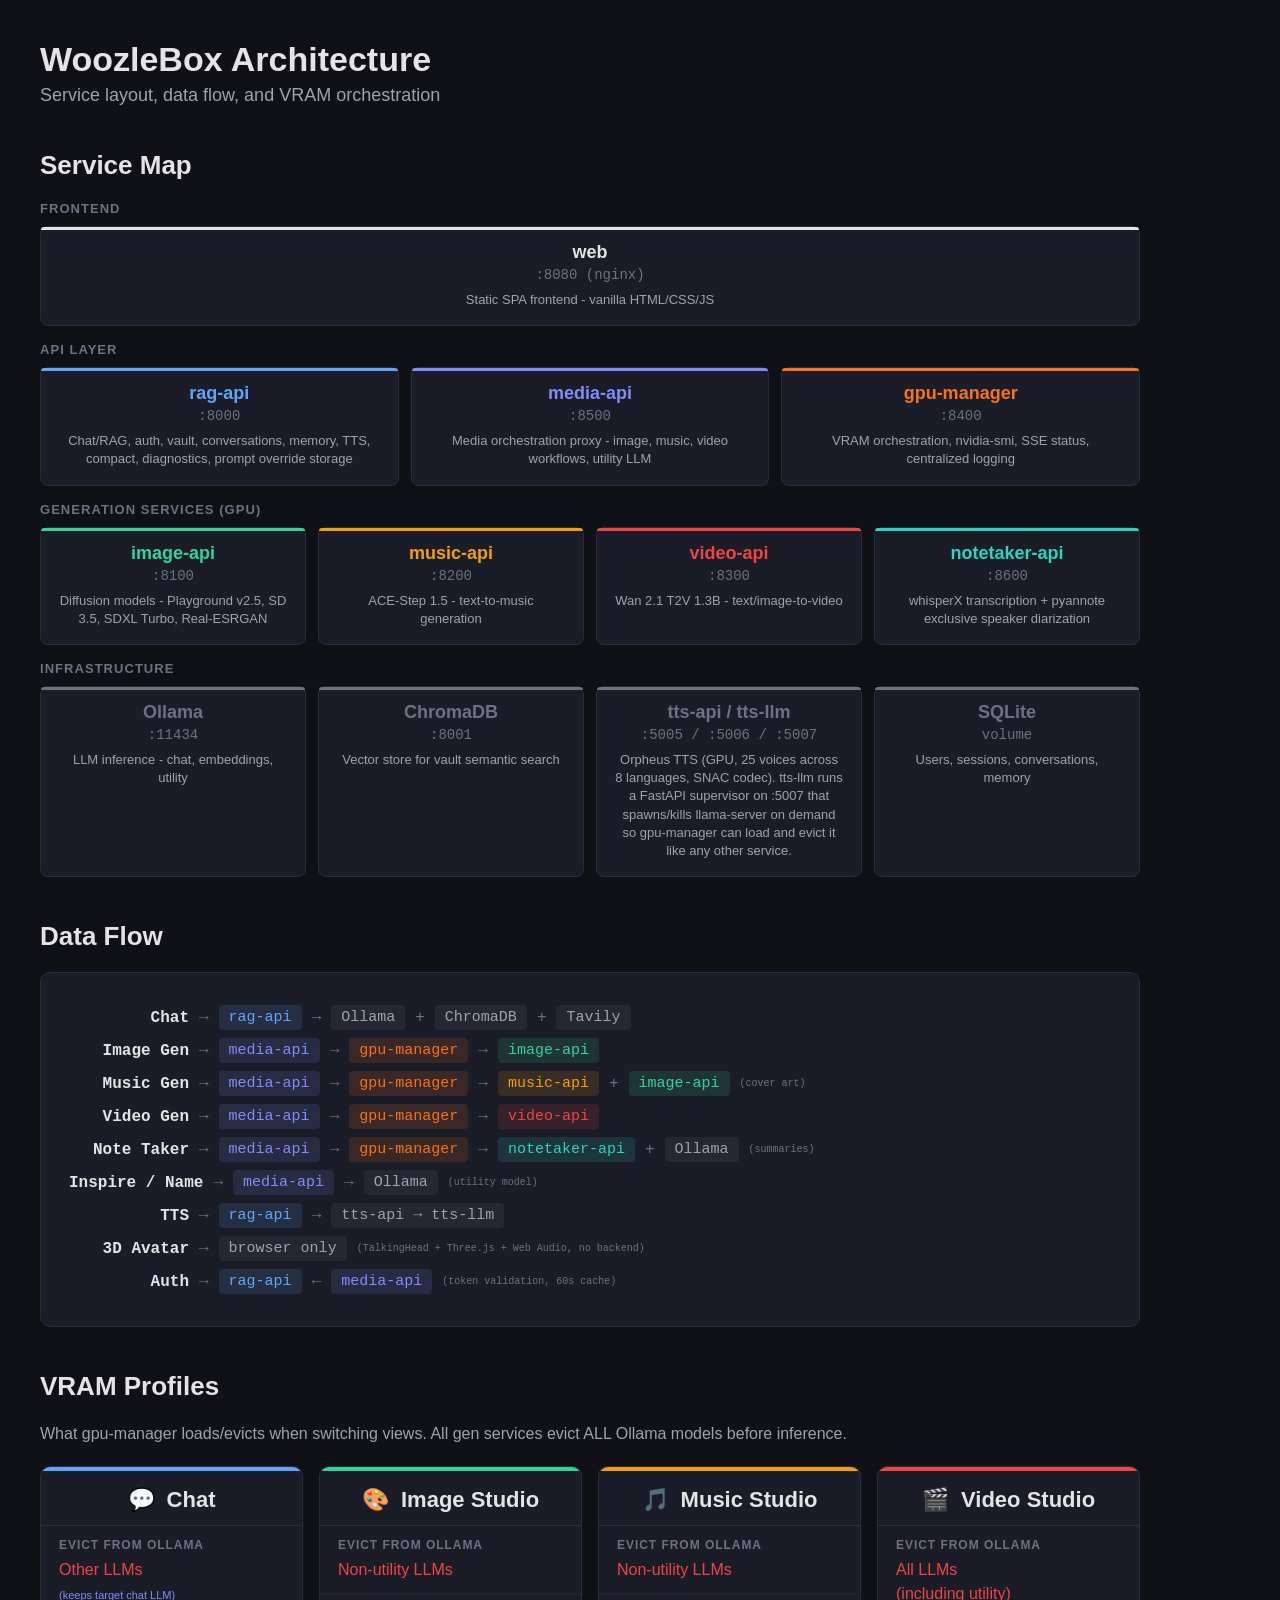
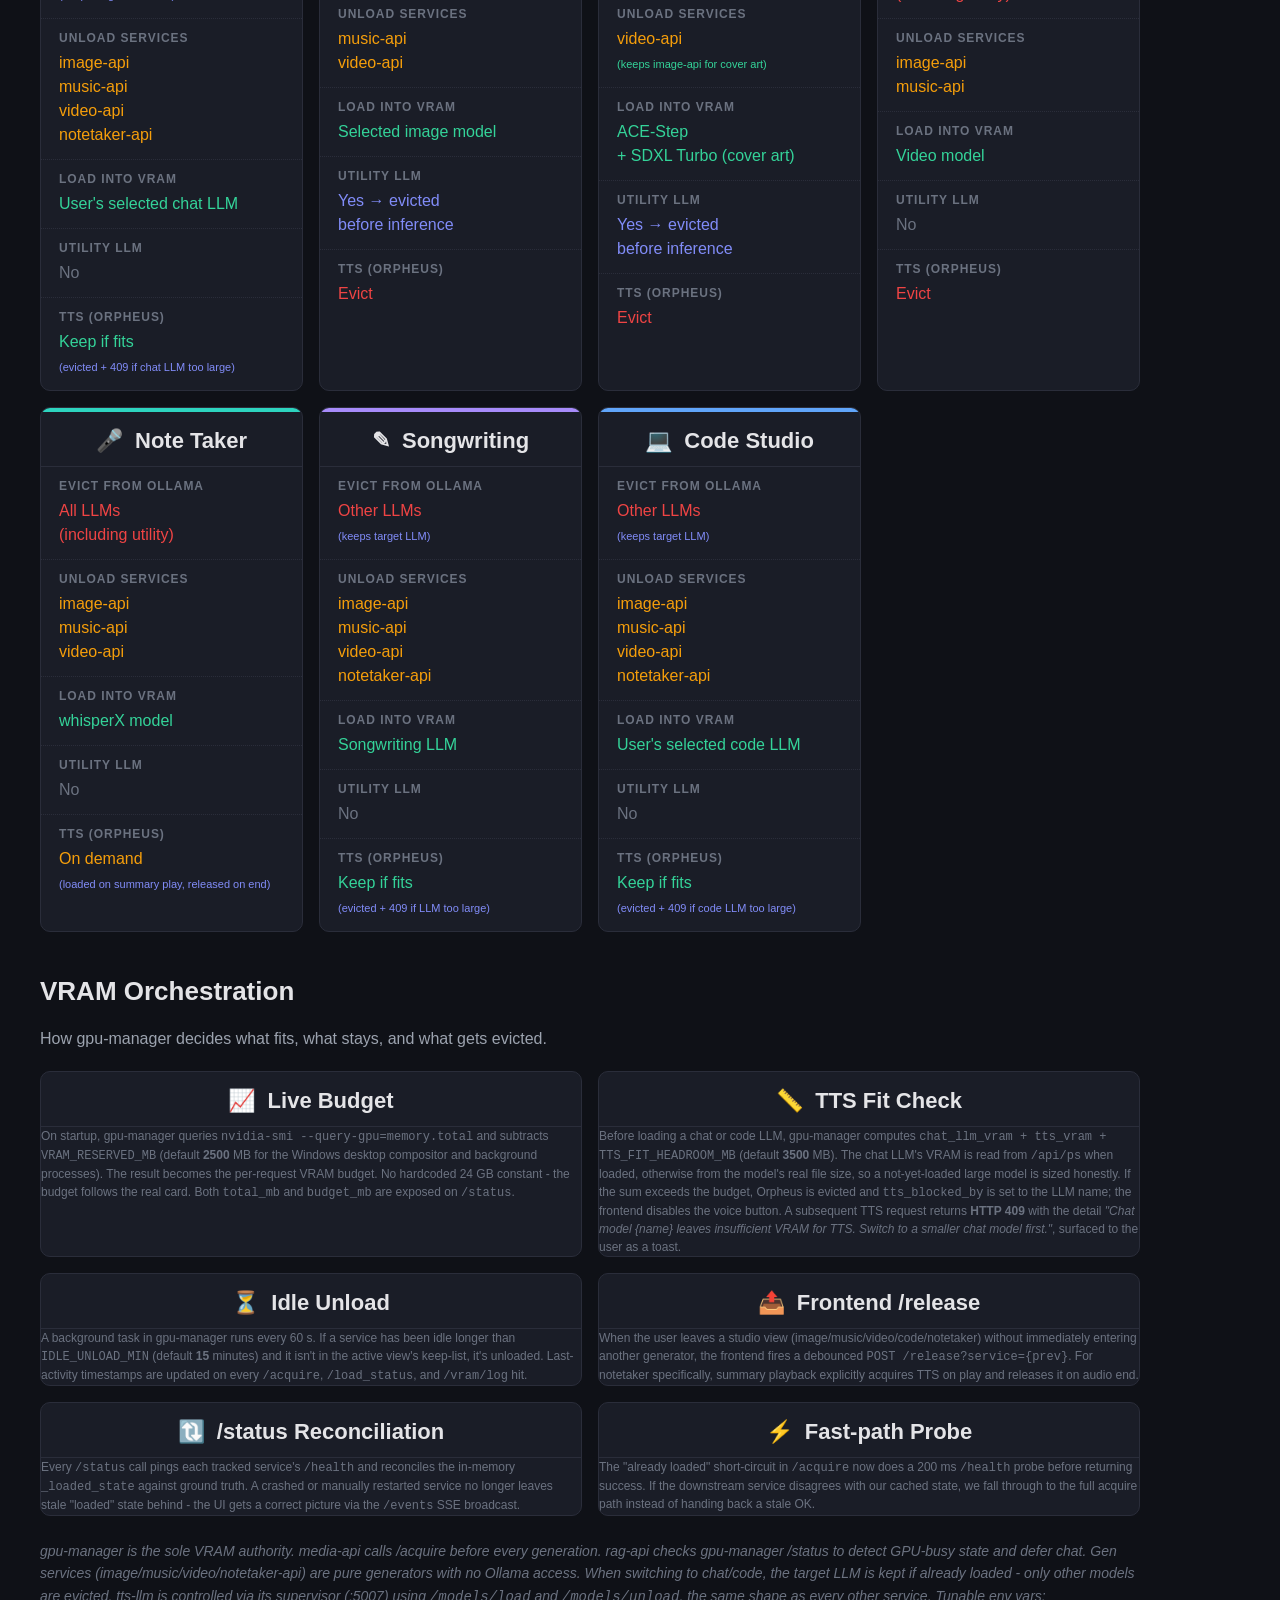
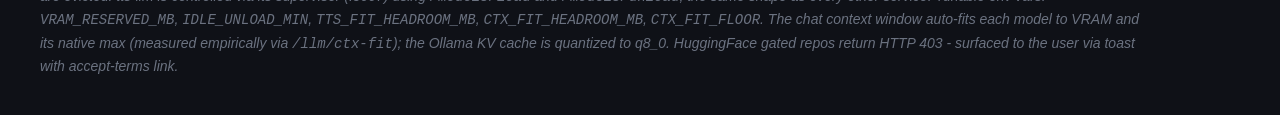
<file: docs/woozbox-architecture.html>
<!DOCTYPE html>
<html lang="en">
<head>
<meta charset="UTF-8">
<meta name="viewport" content="width=device-width, initial-scale=1.0">
<title>WoozleBox Architecture</title>
<style>
  * { margin: 0; padding: 0; box-sizing: border-box; }
  body { background: #0F1117; color: #E4E4E7; font-family: 'Segoe UI', Calibri, sans-serif; padding: 40px; min-height: 100vh; }
  h1 { font-size: 34px; font-weight: 700; margin-bottom: 6px; }
  h2 { font-size: 26px; font-weight: 700; margin: 44px 0 20px; color: #E4E4E7; }
  .subtitle { font-size: 18px; color: #9CA3AF; margin-bottom: 32px; }
  .section-desc { font-size: 16px; color: #9CA3AF; margin-bottom: 20px; line-height: 1.5; }

  /* Service Architecture */
  .arch-grid { display: grid; grid-template-columns: repeat(4, 1fr); gap: 12px; max-width: 1100px; margin-bottom: 14px; }
  .arch-card { background: #1A1D27; border: 1px solid #2A2D3A; border-radius: 8px; padding: 16px 18px; text-align: center; }
  .arch-card .name { font-size: 18px; font-weight: 700; margin-bottom: 4px; }
  .arch-card .port { font-size: 14px; font-family: monospace; color: #6B7280; }
  .arch-card .desc { font-size: 13px; color: #9CA3AF; margin-top: 8px; line-height: 1.4; }
  .arch-accent { height: 3px; border-radius: 3px 3px 0 0; margin: -16px -18px 12px; }
  .arch-row-label { font-size: 13px; font-weight: 700; text-transform: uppercase; letter-spacing: 0.08em; color: #6B7280; margin: 16px 0 10px; }

  /* VRAM Profiles */
  .grid { display: grid; grid-template-columns: repeat(4, 1fr); gap: 16px; max-width: 1100px; }
  .card { background: #1A1D27; border: 1px solid #2A2D3A; border-radius: 10px; overflow: hidden; }
  .card-accent { height: 4px; }
  .card-header { padding: 16px 18px 12px; text-align: center; font-size: 22px; font-weight: 700; border-bottom: 1px solid #2A2D3A; }
  .card-header span { margin-right: 6px; }
  .row { padding: 12px 18px; border-bottom: 1px dotted #2A2D3A; }
  .row:last-child { border-bottom: none; }
  .row-label { font-size: 12px; font-weight: 700; text-transform: uppercase; letter-spacing: 0.08em; color: #6B7280; margin-bottom: 6px; }
  .row-value { font-size: 16px; line-height: 1.5; }

  /* Data Flow */
  .flow { max-width: 1100px; background: #1A1D27; border: 1px solid #2A2D3A; border-radius: 10px; padding: 24px 28px; margin-bottom: 14px; }
  .flow-row { display: flex; align-items: center; gap: 10px; margin: 8px 0; font-size: 16px; font-family: monospace; }
  .flow-label { min-width: 120px; font-weight: 700; text-align: right; }
  .flow-arrow { color: #6B7280; }
  .flow-svc { padding: 4px 10px; border-radius: 4px; font-size: 15px; }

  /* Colors */
  .c-red { color: #EF4444; }
  .c-amber { color: #F59E0B; }
  .c-green { color: #34D399; }
  .c-blue { color: #60A5FA; }
  .c-purple { color: #818CF8; }
  .c-teal { color: #2DD4BF; }
  .c-dim { color: #6B7280; }
  .c-text { color: #E4E4E7; }
  .accent-chat { background: #60A5FA; }
  .accent-image { background: #34D399; }
  .accent-music { background: #F59E0B; }
  .accent-video { background: #EF4444; }
  .accent-media { background: #818CF8; }
  .accent-gpu { background: #F97316; }
  .accent-notetaker { background: #2DD4BF; }
  .accent-songwriting { background: #A78BFA; }
  .accent-infra { background: #6B7280; }
  .bg-blue { background: #60A5FA22; color: #60A5FA; }
  .bg-purple { background: #818CF822; color: #818CF8; }
  .bg-green { background: #34D39922; color: #34D399; }
  .bg-amber { background: #F59E0B22; color: #F59E0B; }
  .bg-red { background: #EF444422; color: #EF4444; }
  .bg-orange { background: #F9731622; color: #F97316; }
  .bg-teal { background: #2DD4BF22; color: #2DD4BF; }
  .bg-dim { background: #6B728022; color: #9CA3AF; }

  .footnote { margin-top: 24px; font-size: 14px; color: #6B7280; font-style: italic; max-width: 1100px; line-height: 1.6; }
</style>
</head>
<body>

<!-- ═══════════════════════════════════════════════════════════ -->
<h1>WoozleBox Architecture</h1>
<p class="subtitle">Service layout, data flow, and VRAM orchestration</p>

<!-- ═══════════════════════════════════════════════════════════ -->
<h2>Service Map</h2>

<div class="arch-row-label">Frontend</div>
<div class="arch-grid" style="grid-template-columns: 1fr;">
  <div class="arch-card">
    <div class="arch-accent" style="background: #E4E4E7;"></div>
    <div class="name">web</div>
    <div class="port">:8080 (nginx)</div>
    <div class="desc">Static SPA frontend - vanilla HTML/CSS/JS</div>
  </div>
</div>

<div class="arch-row-label">API Layer</div>
<div class="arch-grid" style="grid-template-columns: 1fr 1fr 1fr;">
  <div class="arch-card">
    <div class="arch-accent accent-chat"></div>
    <div class="name c-blue">rag-api</div>
    <div class="port">:8000</div>
    <div class="desc">Chat/RAG, auth, vault, conversations, memory, TTS, compact, diagnostics, prompt override storage</div>
  </div>
  <div class="arch-card">
    <div class="arch-accent accent-media"></div>
    <div class="name c-purple">media-api</div>
    <div class="port">:8500</div>
    <div class="desc">Media orchestration proxy - image, music, video workflows, utility LLM</div>
  </div>
  <div class="arch-card">
    <div class="arch-accent accent-gpu"></div>
    <div class="name" style="color:#F97316;">gpu-manager</div>
    <div class="port">:8400</div>
    <div class="desc">VRAM orchestration, nvidia-smi, SSE status, centralized logging</div>
  </div>
</div>

<div class="arch-row-label">Generation Services (GPU)</div>
<div class="arch-grid">
  <div class="arch-card">
    <div class="arch-accent accent-image"></div>
    <div class="name c-green">image-api</div>
    <div class="port">:8100</div>
    <div class="desc">Diffusion models - Playground v2.5, SD 3.5, SDXL Turbo, Real-ESRGAN</div>
  </div>
  <div class="arch-card">
    <div class="arch-accent accent-music"></div>
    <div class="name c-amber">music-api</div>
    <div class="port">:8200</div>
    <div class="desc">ACE-Step 1.5 - text-to-music generation</div>
  </div>
  <div class="arch-card">
    <div class="arch-accent accent-video"></div>
    <div class="name c-red">video-api</div>
    <div class="port">:8300</div>
    <div class="desc">Wan 2.1 T2V 1.3B - text/image-to-video</div>
  </div>
  <div class="arch-card">
    <div class="arch-accent accent-notetaker"></div>
    <div class="name c-teal">notetaker-api</div>
    <div class="port">:8600</div>
    <div class="desc">whisperX transcription + pyannote exclusive speaker diarization</div>
  </div>
</div>

<div class="arch-row-label">Infrastructure</div>
<div class="arch-grid">
  <div class="arch-card">
    <div class="arch-accent accent-infra"></div>
    <div class="name c-dim">Ollama</div>
    <div class="port">:11434</div>
    <div class="desc">LLM inference - chat, embeddings, utility</div>
  </div>
  <div class="arch-card">
    <div class="arch-accent accent-infra"></div>
    <div class="name c-dim">ChromaDB</div>
    <div class="port">:8001</div>
    <div class="desc">Vector store for vault semantic search</div>
  </div>
  <div class="arch-card">
    <div class="arch-accent accent-infra"></div>
    <div class="name c-dim">tts-api / tts-llm</div>
    <div class="port">:5005 / :5006 / :5007</div>
    <div class="desc">Orpheus TTS (GPU, 25 voices across 8 languages, SNAC codec). tts-llm runs a FastAPI supervisor on :5007 that spawns/kills llama-server on demand so gpu-manager can load and evict it like any other service.</div>
  </div>
  <div class="arch-card">
    <div class="arch-accent accent-infra"></div>
    <div class="name c-dim">SQLite</div>
    <div class="port">volume</div>
    <div class="desc">Users, sessions, conversations, memory</div>
  </div>
</div>

<!-- ═══════════════════════════════════════════════════════════ -->
<h2>Data Flow</h2>

<div class="flow">
  <div class="flow-row">
    <div class="flow-label c-text">Chat</div>
    <div class="flow-arrow">&rarr;</div>
    <div class="flow-svc bg-blue">rag-api</div>
    <div class="flow-arrow">&rarr;</div>
    <div class="flow-svc bg-dim">Ollama</div>
    <div class="flow-arrow">+</div>
    <div class="flow-svc bg-dim">ChromaDB</div>
    <div class="flow-arrow">+</div>
    <div class="flow-svc bg-dim">Tavily</div>
  </div>
  <div class="flow-row">
    <div class="flow-label c-text">Image Gen</div>
    <div class="flow-arrow">&rarr;</div>
    <div class="flow-svc bg-purple">media-api</div>
    <div class="flow-arrow">&rarr;</div>
    <div class="flow-svc bg-orange">gpu-manager</div>
    <div class="flow-arrow">&rarr;</div>
    <div class="flow-svc bg-green">image-api</div>
  </div>
  <div class="flow-row">
    <div class="flow-label c-text">Music Gen</div>
    <div class="flow-arrow">&rarr;</div>
    <div class="flow-svc bg-purple">media-api</div>
    <div class="flow-arrow">&rarr;</div>
    <div class="flow-svc bg-orange">gpu-manager</div>
    <div class="flow-arrow">&rarr;</div>
    <div class="flow-svc bg-amber">music-api</div>
    <div class="flow-arrow">+</div>
    <div class="flow-svc bg-green">image-api</div>
    <div class="c-dim" style="font-size:10px;">(cover art)</div>
  </div>
  <div class="flow-row">
    <div class="flow-label c-text">Video Gen</div>
    <div class="flow-arrow">&rarr;</div>
    <div class="flow-svc bg-purple">media-api</div>
    <div class="flow-arrow">&rarr;</div>
    <div class="flow-svc bg-orange">gpu-manager</div>
    <div class="flow-arrow">&rarr;</div>
    <div class="flow-svc bg-red">video-api</div>
  </div>
  <div class="flow-row">
    <div class="flow-label c-text">Note Taker</div>
    <div class="flow-arrow">&rarr;</div>
    <div class="flow-svc bg-purple">media-api</div>
    <div class="flow-arrow">&rarr;</div>
    <div class="flow-svc bg-orange">gpu-manager</div>
    <div class="flow-arrow">&rarr;</div>
    <div class="flow-svc bg-teal">notetaker-api</div>
    <div class="flow-arrow">+</div>
    <div class="flow-svc bg-dim">Ollama</div>
    <div class="c-dim" style="font-size:10px;">(summaries)</div>
  </div>
  <div class="flow-row">
    <div class="flow-label c-text">Inspire / Name</div>
    <div class="flow-arrow">&rarr;</div>
    <div class="flow-svc bg-purple">media-api</div>
    <div class="flow-arrow">&rarr;</div>
    <div class="flow-svc bg-dim">Ollama</div>
    <div class="c-dim" style="font-size:10px;">(utility model)</div>
  </div>
  <div class="flow-row">
    <div class="flow-label c-text">TTS</div>
    <div class="flow-arrow">&rarr;</div>
    <div class="flow-svc bg-blue">rag-api</div>
    <div class="flow-arrow">&rarr;</div>
    <div class="flow-svc bg-dim">tts-api &rarr; tts-llm</div>
  </div>
  <div class="flow-row">
    <div class="flow-label c-text">3D Avatar</div>
    <div class="flow-arrow">&rarr;</div>
    <div class="flow-svc bg-dim">browser only</div>
    <div class="c-dim" style="font-size:10px;">(TalkingHead + Three.js + Web Audio, no backend)</div>
  </div>
  <div class="flow-row">
    <div class="flow-label c-text">Auth</div>
    <div class="flow-arrow">&rarr;</div>
    <div class="flow-svc bg-blue">rag-api</div>
    <div class="flow-arrow">&larr;</div>
    <div class="flow-svc bg-purple">media-api</div>
    <div class="c-dim" style="font-size:10px;">(token validation, 60s cache)</div>
  </div>
</div>

<!-- ═══════════════════════════════════════════════════════════ -->
<h2>VRAM Profiles</h2>
<p class="section-desc">What gpu-manager loads/evicts when switching views. All gen services evict ALL Ollama models before inference.</p>

<div class="grid" style="grid-template-columns: repeat(4, 1fr);">

  <div class="card">
    <div class="card-accent accent-chat"></div>
    <div class="card-header"><span>&#128172;</span> Chat</div>
    <div class="row">
      <div class="row-label">Evict from Ollama</div>
      <div class="row-value c-red">Other LLMs<br><span style="color:#818CF8;font-size:11px;">(keeps target chat LLM)</span></div>
    </div>
    <div class="row">
      <div class="row-label">Unload Services</div>
      <div class="row-value c-amber">image-api<br>music-api<br>video-api<br>notetaker-api</div>
    </div>
    <div class="row">
      <div class="row-label">Load into VRAM</div>
      <div class="row-value c-green">User's selected chat LLM</div>
    </div>
    <div class="row">
      <div class="row-label">Utility LLM</div>
      <div class="row-value c-dim">No</div>
    </div>
    <div class="row">
      <div class="row-label">TTS (Orpheus)</div>
      <div class="row-value c-green">Keep if fits<br><span style="color:#818CF8;font-size:11px;">(evicted + 409 if chat LLM too large)</span></div>
    </div>
  </div>

  <div class="card">
    <div class="card-accent accent-image"></div>
    <div class="card-header"><span>&#127912;</span> Image Studio</div>
    <div class="row">
      <div class="row-label">Evict from Ollama</div>
      <div class="row-value c-red">Non-utility LLMs</div>
    </div>
    <div class="row">
      <div class="row-label">Unload Services</div>
      <div class="row-value c-amber">music-api<br>video-api</div>
    </div>
    <div class="row">
      <div class="row-label">Load into VRAM</div>
      <div class="row-value c-green">Selected image model</div>
    </div>
    <div class="row">
      <div class="row-label">Utility LLM</div>
      <div class="row-value c-purple">Yes &rarr; evicted<br>before inference</div>
    </div>
    <div class="row">
      <div class="row-label">TTS (Orpheus)</div>
      <div class="row-value c-red">Evict</div>
    </div>
  </div>

  <div class="card">
    <div class="card-accent accent-music"></div>
    <div class="card-header"><span>&#127925;</span> Music Studio</div>
    <div class="row">
      <div class="row-label">Evict from Ollama</div>
      <div class="row-value c-red">Non-utility LLMs</div>
    </div>
    <div class="row">
      <div class="row-label">Unload Services</div>
      <div class="row-value c-amber">video-api<br><span style="color:#34D399;font-size:11px;">(keeps image-api for cover art)</span></div>
    </div>
    <div class="row">
      <div class="row-label">Load into VRAM</div>
      <div class="row-value c-green">ACE-Step<br>+ SDXL Turbo (cover art)</div>
    </div>
    <div class="row">
      <div class="row-label">Utility LLM</div>
      <div class="row-value c-purple">Yes &rarr; evicted<br>before inference</div>
    </div>
    <div class="row">
      <div class="row-label">TTS (Orpheus)</div>
      <div class="row-value c-red">Evict</div>
    </div>
  </div>

  <div class="card">
    <div class="card-accent accent-video"></div>
    <div class="card-header"><span>&#127916;</span> Video Studio</div>
    <div class="row">
      <div class="row-label">Evict from Ollama</div>
      <div class="row-value c-red">All LLMs<br>(including utility)</div>
    </div>
    <div class="row">
      <div class="row-label">Unload Services</div>
      <div class="row-value c-amber">image-api<br>music-api</div>
    </div>
    <div class="row">
      <div class="row-label">Load into VRAM</div>
      <div class="row-value c-green">Video model</div>
    </div>
    <div class="row">
      <div class="row-label">Utility LLM</div>
      <div class="row-value c-dim">No</div>
    </div>
    <div class="row">
      <div class="row-label">TTS (Orpheus)</div>
      <div class="row-value c-red">Evict</div>
    </div>
  </div>

  <div class="card">
    <div class="card-accent accent-notetaker"></div>
    <div class="card-header"><span>&#127908;</span> Note Taker</div>
    <div class="row">
      <div class="row-label">Evict from Ollama</div>
      <div class="row-value c-red">All LLMs<br>(including utility)</div>
    </div>
    <div class="row">
      <div class="row-label">Unload Services</div>
      <div class="row-value c-amber">image-api<br>music-api<br>video-api</div>
    </div>
    <div class="row">
      <div class="row-label">Load into VRAM</div>
      <div class="row-value c-green">whisperX model</div>
    </div>
    <div class="row">
      <div class="row-label">Utility LLM</div>
      <div class="row-value c-dim">No</div>
    </div>
    <div class="row">
      <div class="row-label">TTS (Orpheus)</div>
      <div class="row-value c-amber">On demand<br><span style="color:#818CF8;font-size:11px;">(loaded on summary play, released on end)</span></div>
    </div>
  </div>

  <div class="card">
    <div class="card-accent accent-songwriting"></div>
    <div class="card-header"><span>&#9998;</span> Songwriting</div>
    <div class="row">
      <div class="row-label">Evict from Ollama</div>
      <div class="row-value c-red">Other LLMs<br><span style="color:#818CF8;font-size:11px;">(keeps target LLM)</span></div>
    </div>
    <div class="row">
      <div class="row-label">Unload Services</div>
      <div class="row-value c-amber">image-api<br>music-api<br>video-api<br>notetaker-api</div>
    </div>
    <div class="row">
      <div class="row-label">Load into VRAM</div>
      <div class="row-value c-green">Songwriting LLM</div>
    </div>
    <div class="row">
      <div class="row-label">Utility LLM</div>
      <div class="row-value c-dim">No</div>
    </div>
    <div class="row">
      <div class="row-label">TTS (Orpheus)</div>
      <div class="row-value c-green">Keep if fits<br><span style="color:#818CF8;font-size:11px;">(evicted + 409 if LLM too large)</span></div>
    </div>
  </div>

  <div class="card">
    <div class="card-accent accent-chat"></div>
    <div class="card-header"><span>&#128187;</span> Code Studio</div>
    <div class="row">
      <div class="row-label">Evict from Ollama</div>
      <div class="row-value c-red">Other LLMs<br><span style="color:#818CF8;font-size:11px;">(keeps target LLM)</span></div>
    </div>
    <div class="row">
      <div class="row-label">Unload Services</div>
      <div class="row-value c-amber">image-api<br>music-api<br>video-api<br>notetaker-api</div>
    </div>
    <div class="row">
      <div class="row-label">Load into VRAM</div>
      <div class="row-value c-green">User's selected code LLM</div>
    </div>
    <div class="row">
      <div class="row-label">Utility LLM</div>
      <div class="row-value c-dim">No</div>
    </div>
    <div class="row">
      <div class="row-label">TTS (Orpheus)</div>
      <div class="row-value c-green">Keep if fits<br><span style="color:#818CF8;font-size:11px;">(evicted + 409 if code LLM too large)</span></div>
    </div>
  </div>

</div>

<!-- ═══════════════════════════════════════════════════════════ -->
<h2>VRAM Orchestration</h2>
<p class="section-desc">How gpu-manager decides what fits, what stays, and what gets evicted.</p>

<div class="grid" style="grid-template-columns: repeat(2, 1fr);">
  <div class="card">
    <div class="card-header"><span>&#128200;</span> Live Budget</div>
    <p class="c-dim" style="font-size:12px;line-height:1.5;">
      On startup, gpu-manager queries <code>nvidia-smi --query-gpu=memory.total</code> and subtracts
      <code>VRAM_RESERVED_MB</code> (default <b>2500</b> MB for the Windows desktop compositor and background processes).
      The result becomes the per-request VRAM budget. No hardcoded 24 GB constant - the budget follows the real card.
      Both <code>total_mb</code> and <code>budget_mb</code> are exposed on <code>/status</code>.
    </p>
  </div>
  <div class="card">
    <div class="card-header"><span>&#128207;</span> TTS Fit Check</div>
    <p class="c-dim" style="font-size:12px;line-height:1.5;">
      Before loading a chat or code LLM, gpu-manager computes
      <code>chat_llm_vram + tts_vram + TTS_FIT_HEADROOM_MB</code> (default <b>3500</b> MB).
      The chat LLM's VRAM is read from <code>/api/ps</code> when loaded, otherwise from the
      model's real file size, so a not-yet-loaded large model is sized honestly.
      If the sum exceeds the budget, Orpheus is evicted and <code>tts_blocked_by</code> is set to the LLM name;
      the frontend disables the voice button. A subsequent TTS request returns <b>HTTP 409</b> with the detail
      <i>"Chat model {name} leaves insufficient VRAM for TTS. Switch to a smaller chat model first."</i>,
      surfaced to the user as a toast.
    </p>
  </div>
  <div class="card">
    <div class="card-header"><span>&#9203;</span> Idle Unload</div>
    <p class="c-dim" style="font-size:12px;line-height:1.5;">
      A background task in gpu-manager runs every 60 s. If a service has been idle longer than
      <code>IDLE_UNLOAD_MIN</code> (default <b>15</b> minutes) and it isn't in the active view's keep-list,
      it's unloaded. Last-activity timestamps are updated on every <code>/acquire</code>,
      <code>/load_status</code>, and <code>/vram/log</code> hit.
    </p>
  </div>
  <div class="card">
    <div class="card-header"><span>&#128228;</span> Frontend /release</div>
    <p class="c-dim" style="font-size:12px;line-height:1.5;">
      When the user leaves a studio view (image/music/video/code/notetaker) without immediately entering
      another generator, the frontend fires a debounced <code>POST /release?service={prev}</code>.
      For notetaker specifically, summary playback explicitly acquires TTS on play and releases it on audio end.
    </p>
  </div>
  <div class="card">
    <div class="card-header"><span>&#128259;</span> /status Reconciliation</div>
    <p class="c-dim" style="font-size:12px;line-height:1.5;">
      Every <code>/status</code> call pings each tracked service's <code>/health</code> and reconciles the
      in-memory <code>_loaded_state</code> against ground truth. A crashed or manually restarted service no
      longer leaves stale "loaded" state behind - the UI gets a correct picture via the <code>/events</code>
      SSE broadcast.
    </p>
  </div>
  <div class="card">
    <div class="card-header"><span>&#9889;</span> Fast-path Probe</div>
    <p class="c-dim" style="font-size:12px;line-height:1.5;">
      The "already loaded" short-circuit in <code>/acquire</code> now does a 200 ms <code>/health</code>
      probe before returning success. If the downstream service disagrees with our cached state, we fall
      through to the full acquire path instead of handing back a stale OK.
    </p>
  </div>
</div>

<p class="footnote">
  gpu-manager is the sole VRAM authority. media-api calls /acquire before every generation.
  rag-api checks gpu-manager /status to detect GPU-busy state and defer chat.
  Gen services (image/music/video/notetaker-api) are pure generators with no Ollama access.
  When switching to chat/code, the target LLM is kept if already loaded - only other models are evicted.
  tts-llm is controlled via its supervisor (:5007) using <code>/models/load</code> and <code>/models/unload</code>,
  the same shape as every other service. Tunable env vars:
  <code>VRAM_RESERVED_MB</code>, <code>IDLE_UNLOAD_MIN</code>, <code>TTS_FIT_HEADROOM_MB</code>,
  <code>CTX_FIT_HEADROOM_MB</code>, <code>CTX_FIT_FLOOR</code>. The chat context window
  auto-fits each model to VRAM and its native max (measured empirically via
  <code>/llm/ctx-fit</code>); the Ollama KV cache is quantized to q8_0.
  HuggingFace gated repos return HTTP 403 - surfaced to the user via toast with accept-terms link.
</p>

</body>
</html>
</file>
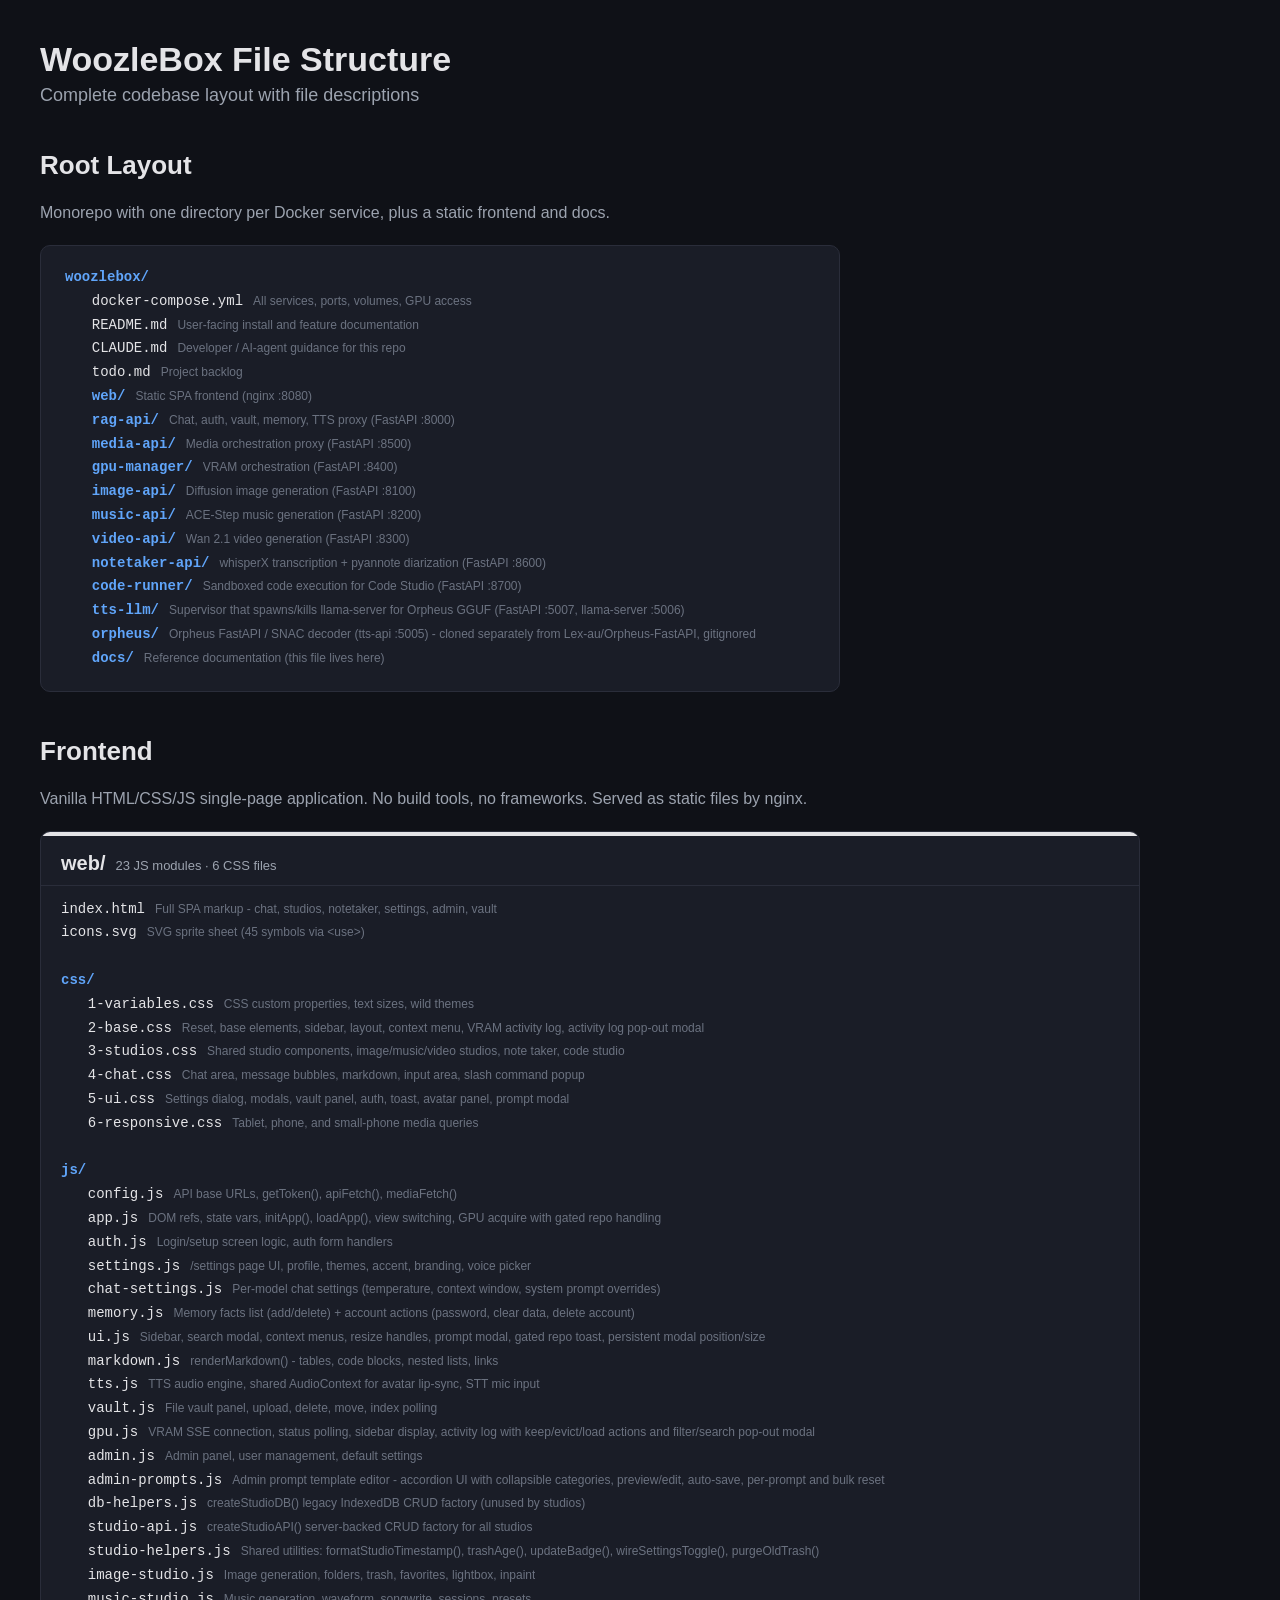
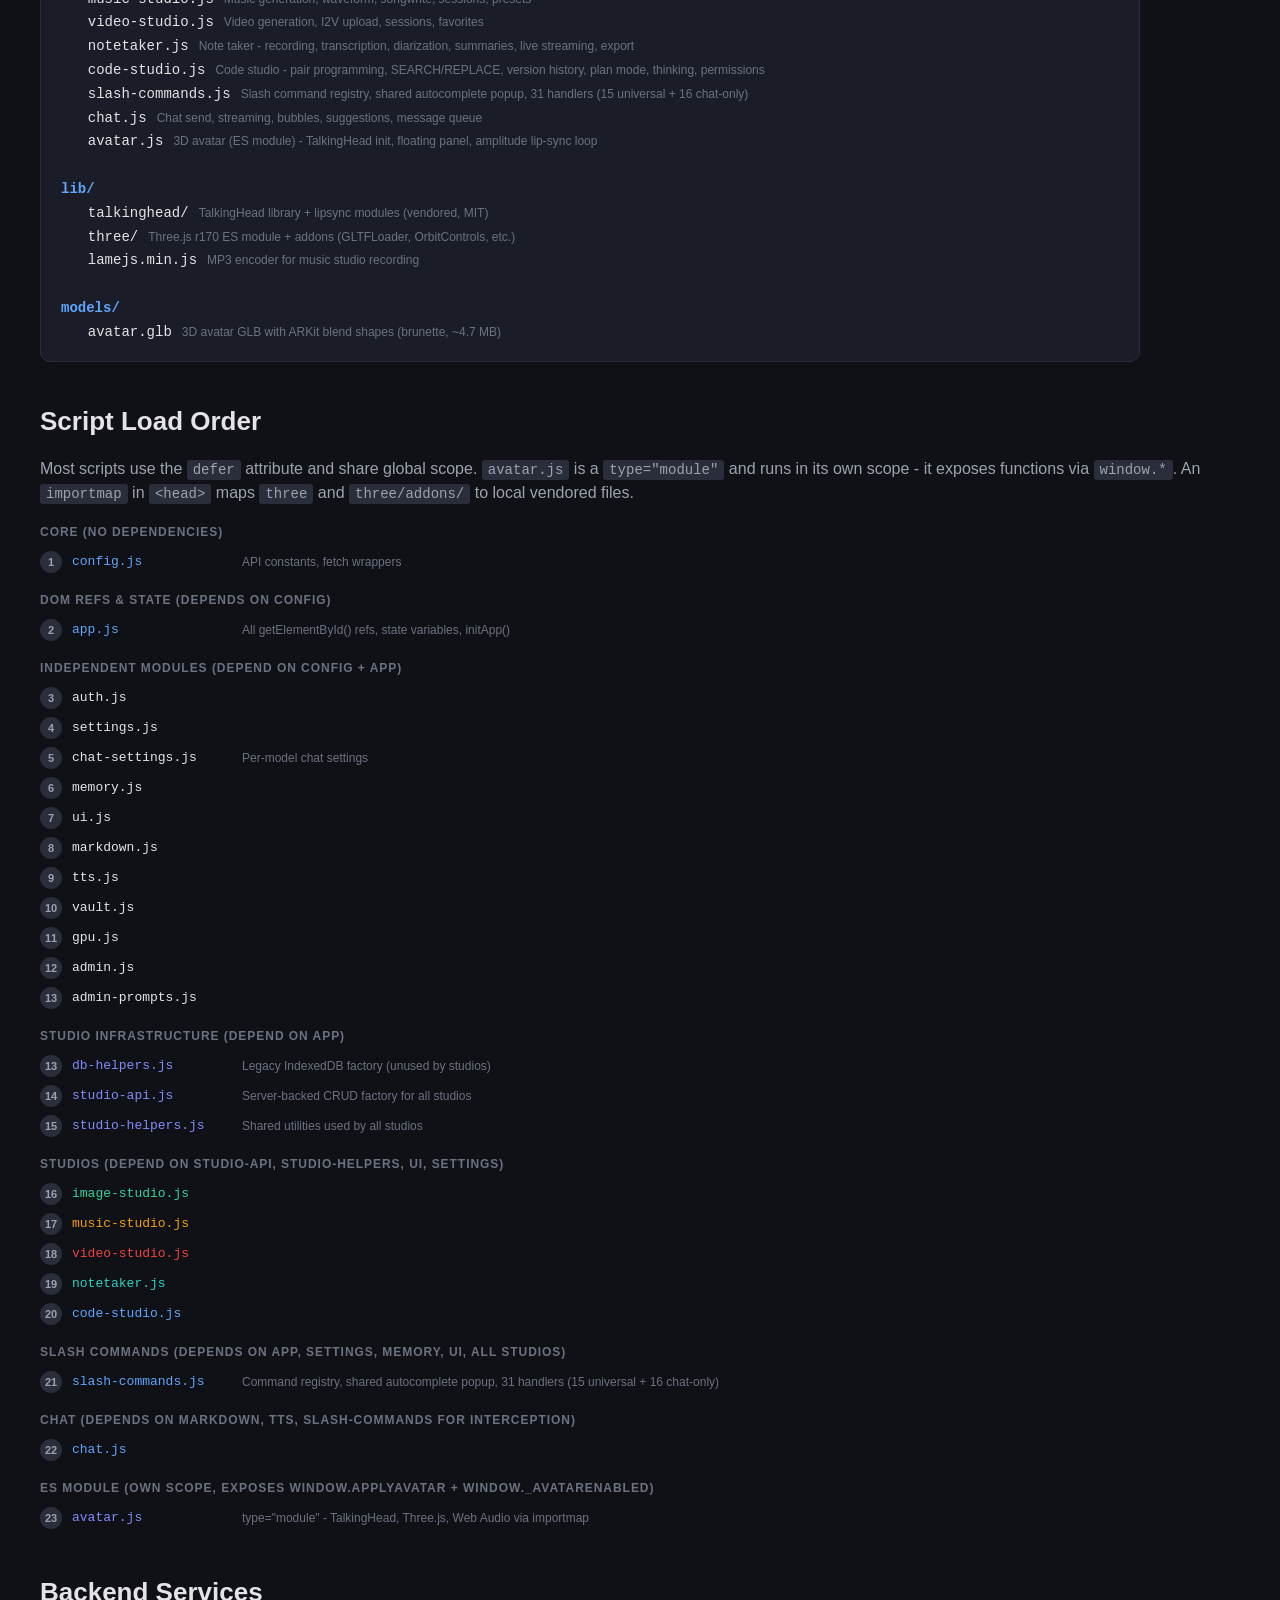
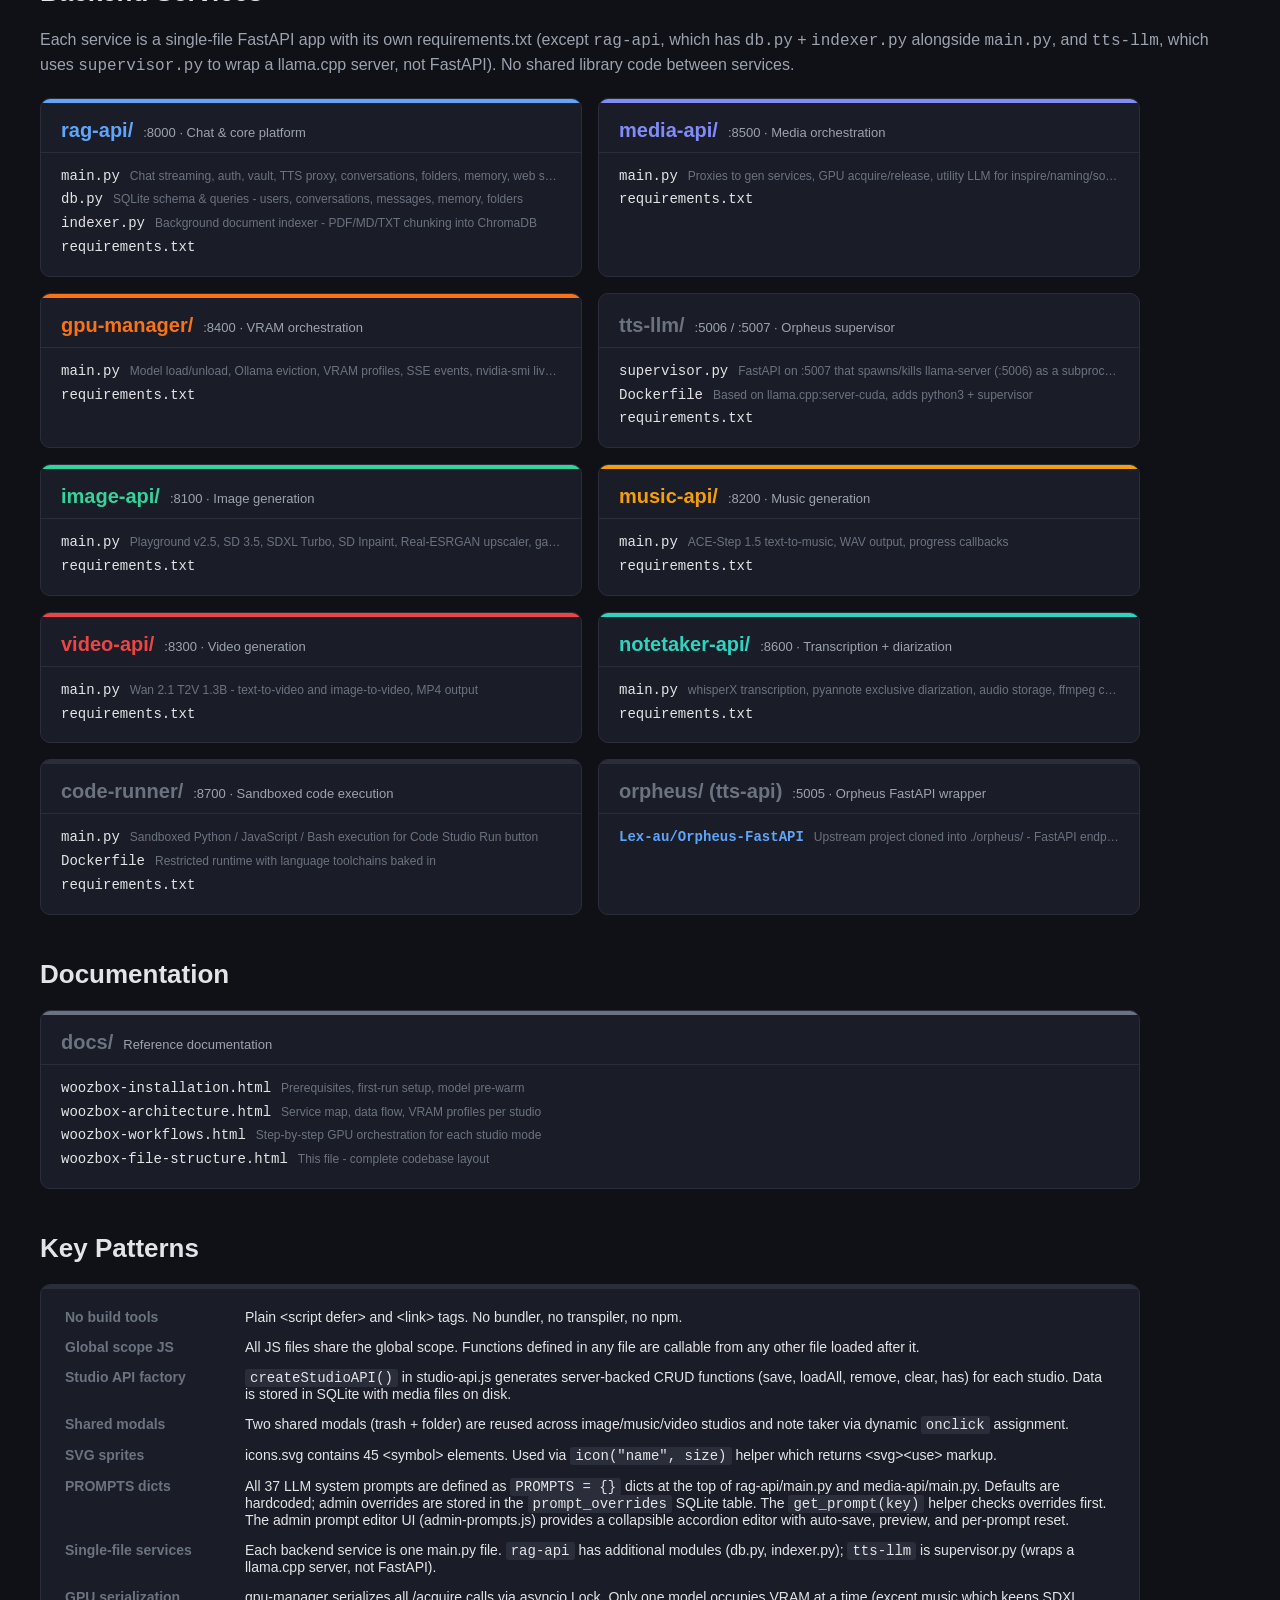
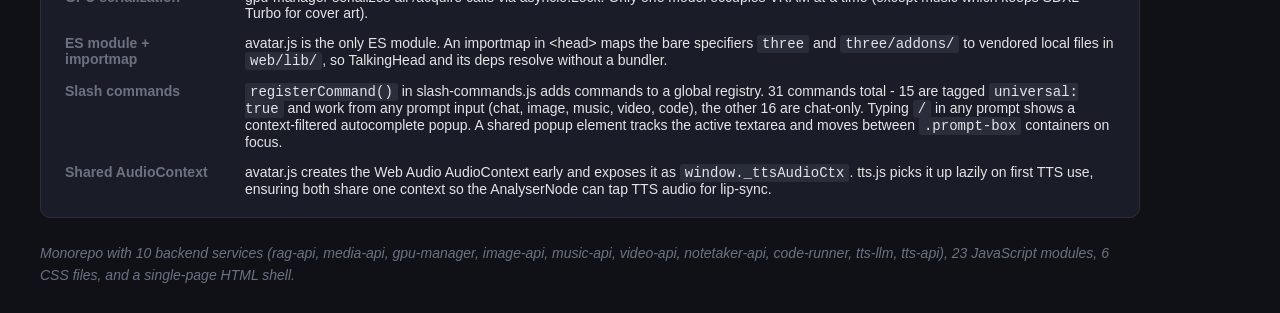
<file: docs/woozbox-file-structure.html>
<!DOCTYPE html>
<html lang="en">
<head>
<meta charset="UTF-8">
<meta name="viewport" content="width=device-width, initial-scale=1.0">
<title>WoozleBox File Structure</title>
<style>
  * { margin: 0; padding: 0; box-sizing: border-box; }
  body { background: #0F1117; color: #E4E4E7; font-family: 'Segoe UI', Calibri, sans-serif; padding: 40px; min-height: 100vh; }
  h1 { font-size: 34px; font-weight: 700; margin-bottom: 6px; }
  h2 { font-size: 26px; font-weight: 700; margin: 44px 0 20px; color: #E4E4E7; }
  .subtitle { font-size: 18px; color: #9CA3AF; margin-bottom: 32px; }
  .section-desc { font-size: 16px; color: #9CA3AF; margin-bottom: 20px; line-height: 1.5; }

  /* Service section cards */
  .svc-grid { display: grid; grid-template-columns: repeat(auto-fill, minmax(460px, 1fr)); gap: 16px; max-width: 1100px; margin-bottom: 14px; }
  .svc-card { background: #1A1D27; border: 1px solid #2A2D3A; border-radius: 10px; overflow: hidden; }
  .svc-accent { height: 4px; }
  .svc-header { padding: 16px 20px 10px; display: flex; align-items: baseline; gap: 10px; border-bottom: 1px solid #2A2D3A; }
  .svc-name { font-size: 20px; font-weight: 700; }
  .svc-role { font-size: 13px; color: #9CA3AF; }
  .svc-body { padding: 12px 20px 16px; }

  /* File tree */
  .tree { font-family: 'Cascadia Code', 'Fira Code', 'Consolas', monospace; font-size: 14px; line-height: 1.7; }
  .tree-file { display: flex; align-items: baseline; gap: 10px; }
  .tree-indent { color: #3A3D4A; user-select: none; white-space: pre; }
  .tree-name { color: #E4E4E7; white-space: nowrap; }
  .tree-name.dir { color: #60A5FA; font-weight: 600; }
  .tree-desc { font-family: 'Segoe UI', Calibri, sans-serif; font-size: 12px; color: #6B7280; white-space: nowrap; overflow: hidden; text-overflow: ellipsis; }


  /* Root tree */
  .root-tree { background: #1A1D27; border: 1px solid #2A2D3A; border-radius: 10px; padding: 20px 24px; max-width: 800px; margin-bottom: 14px; }

  /* Colors */
  .c-blue { color: #60A5FA; }
  .c-green { color: #34D399; }
  .c-amber { color: #F59E0B; }
  .c-red { color: #EF4444; }
  .c-purple { color: #818CF8; }
  .c-orange { color: #F97316; }
  .c-dim { color: #6B7280; }
  .c-white { color: #E4E4E7; }
  .accent-web { background: #E4E4E7; }
  .accent-rag { background: #60A5FA; }
  .accent-media { background: #818CF8; }
  .accent-gpu { background: #F97316; }
  .accent-image { background: #34D399; }
  .accent-music { background: #F59E0B; }
  .accent-video { background: #EF4444; }
  .accent-notetaker { background: #2DD4BF; }
  .accent-docs { background: #6B7280; }

  /* Script load order */
  .load-order { max-width: 800px; }
  .load-group { margin-bottom: 16px; }
  .load-group-label { font-size: 12px; font-weight: 700; text-transform: uppercase; letter-spacing: 0.08em; color: #6B7280; margin-bottom: 8px; }
  .load-row { display: flex; align-items: center; gap: 10px; padding: 4px 0; font-size: 14px; }
  .load-num { width: 22px; height: 22px; border-radius: 50%; background: #2A2D3A; color: #9CA3AF; font-size: 11px; font-weight: 700; display: flex; align-items: center; justify-content: center; flex-shrink: 0; }
  .load-file { font-family: monospace; font-size: 13px; min-width: 160px; }
  .load-desc { font-size: 12px; color: #6B7280; }
  .load-arrow { color: #3A3D4A; font-size: 12px; margin: 0 0 0 10px; }

  .footnote { margin-top: 24px; font-size: 14px; color: #6B7280; font-style: italic; max-width: 1100px; line-height: 1.6; }
</style>
</head>
<body>

<h1>WoozleBox File Structure</h1>
<p class="subtitle">Complete codebase layout with file descriptions</p>

<!-- ═══════════════════════════════════════════════════════════ -->
<h2>Root Layout</h2>
<p class="section-desc">Monorepo with one directory per Docker service, plus a static frontend and docs.</p>

<div class="root-tree">
  <div class="tree">
    <div class="tree-file"><span class="tree-name dir">woozlebox/</span></div>
    <div class="tree-file"><span class="tree-indent">  </span><span class="tree-name">docker-compose.yml</span><span class="tree-desc">All services, ports, volumes, GPU access</span></div>
    <div class="tree-file"><span class="tree-indent">  </span><span class="tree-name">README.md</span><span class="tree-desc">User-facing install and feature documentation</span></div>
    <div class="tree-file"><span class="tree-indent">  </span><span class="tree-name">CLAUDE.md</span><span class="tree-desc">Developer / AI-agent guidance for this repo</span></div>
    <div class="tree-file"><span class="tree-indent">  </span><span class="tree-name">todo.md</span><span class="tree-desc">Project backlog</span></div>
    <div class="tree-file"><span class="tree-indent">  </span><span class="tree-name dir">web/</span><span class="tree-desc">Static SPA frontend (nginx :8080)</span></div>
    <div class="tree-file"><span class="tree-indent">  </span><span class="tree-name dir">rag-api/</span><span class="tree-desc">Chat, auth, vault, memory, TTS proxy (FastAPI :8000)</span></div>
    <div class="tree-file"><span class="tree-indent">  </span><span class="tree-name dir">media-api/</span><span class="tree-desc">Media orchestration proxy (FastAPI :8500)</span></div>
    <div class="tree-file"><span class="tree-indent">  </span><span class="tree-name dir">gpu-manager/</span><span class="tree-desc">VRAM orchestration (FastAPI :8400)</span></div>
    <div class="tree-file"><span class="tree-indent">  </span><span class="tree-name dir">image-api/</span><span class="tree-desc">Diffusion image generation (FastAPI :8100)</span></div>
    <div class="tree-file"><span class="tree-indent">  </span><span class="tree-name dir">music-api/</span><span class="tree-desc">ACE-Step music generation (FastAPI :8200)</span></div>
    <div class="tree-file"><span class="tree-indent">  </span><span class="tree-name dir">video-api/</span><span class="tree-desc">Wan 2.1 video generation (FastAPI :8300)</span></div>
    <div class="tree-file"><span class="tree-indent">  </span><span class="tree-name dir">notetaker-api/</span><span class="tree-desc">whisperX transcription + pyannote diarization (FastAPI :8600)</span></div>
    <div class="tree-file"><span class="tree-indent">  </span><span class="tree-name dir">code-runner/</span><span class="tree-desc">Sandboxed code execution for Code Studio (FastAPI :8700)</span></div>
    <div class="tree-file"><span class="tree-indent">  </span><span class="tree-name dir">tts-llm/</span><span class="tree-desc">Supervisor that spawns/kills llama-server for Orpheus GGUF (FastAPI :5007, llama-server :5006)</span></div>
    <div class="tree-file"><span class="tree-indent">  </span><span class="tree-name dir">orpheus/</span><span class="tree-desc">Orpheus FastAPI / SNAC decoder (tts-api :5005) - cloned separately from Lex-au/Orpheus-FastAPI, gitignored</span></div>
    <div class="tree-file"><span class="tree-indent">  </span><span class="tree-name dir">docs/</span><span class="tree-desc">Reference documentation (this file lives here)</span></div>
  </div>
</div>

<!-- ═══════════════════════════════════════════════════════════ -->
<h2>Frontend</h2>
<p class="section-desc">Vanilla HTML/CSS/JS single-page application. No build tools, no frameworks. Served as static files by nginx.</p>

<div class="svc-grid" style="grid-template-columns: 1fr;">
  <div class="svc-card">
    <div class="svc-accent accent-web"></div>
    <div class="svc-header">
      <span class="svc-name">web/</span>
      <span class="svc-role">23 JS modules &middot; 6 CSS files</span>
    </div>
    <div class="svc-body">
      <div class="tree">
        <div class="tree-file"><span class="tree-name">index.html</span><span class="tree-desc">Full SPA markup - chat, studios, notetaker, settings, admin, vault</span></div>
        <div class="tree-file"><span class="tree-name">icons.svg</span><span class="tree-desc">SVG sprite sheet (45 symbols via &lt;use&gt;)</span></div>
        <div class="tree-file">&nbsp;</div>
        <div class="tree-file"><span class="tree-name dir">css/</span></div>
        <div class="tree-file"><span class="tree-indent">  </span><span class="tree-name">1-variables.css</span><span class="tree-desc">CSS custom properties, text sizes, wild themes</span></div>
        <div class="tree-file"><span class="tree-indent">  </span><span class="tree-name">2-base.css</span><span class="tree-desc">Reset, base elements, sidebar, layout, context menu, VRAM activity log, activity log pop-out modal</span></div>
        <div class="tree-file"><span class="tree-indent">  </span><span class="tree-name">3-studios.css</span><span class="tree-desc">Shared studio components, image/music/video studios, note taker, code studio</span></div>
        <div class="tree-file"><span class="tree-indent">  </span><span class="tree-name">4-chat.css</span><span class="tree-desc">Chat area, message bubbles, markdown, input area, slash command popup</span></div>
        <div class="tree-file"><span class="tree-indent">  </span><span class="tree-name">5-ui.css</span><span class="tree-desc">Settings dialog, modals, vault panel, auth, toast, avatar panel, prompt modal</span></div>
        <div class="tree-file"><span class="tree-indent">  </span><span class="tree-name">6-responsive.css</span><span class="tree-desc">Tablet, phone, and small-phone media queries</span></div>
        <div class="tree-file">&nbsp;</div>
        <div class="tree-file"><span class="tree-name dir">js/</span></div>
        <div class="tree-file"><span class="tree-indent">  </span><span class="tree-name">config.js</span><span class="tree-desc">API base URLs, getToken(), apiFetch(), mediaFetch()</span></div>
        <div class="tree-file"><span class="tree-indent">  </span><span class="tree-name">app.js</span><span class="tree-desc">DOM refs, state vars, initApp(), loadApp(), view switching, GPU acquire with gated repo handling</span></div>
        <div class="tree-file"><span class="tree-indent">  </span><span class="tree-name">auth.js</span><span class="tree-desc">Login/setup screen logic, auth form handlers</span></div>
        <div class="tree-file"><span class="tree-indent">  </span><span class="tree-name">settings.js</span><span class="tree-desc">/settings page UI, profile, themes, accent, branding, voice picker</span></div>
        <div class="tree-file"><span class="tree-indent">  </span><span class="tree-name">chat-settings.js</span><span class="tree-desc">Per-model chat settings (temperature, context window, system prompt overrides)</span></div>
        <div class="tree-file"><span class="tree-indent">  </span><span class="tree-name">memory.js</span><span class="tree-desc">Memory facts list (add/delete) + account actions (password, clear data, delete account)</span></div>
        <div class="tree-file"><span class="tree-indent">  </span><span class="tree-name">ui.js</span><span class="tree-desc">Sidebar, search modal, context menus, resize handles, prompt modal, gated repo toast, persistent modal position/size</span></div>
        <div class="tree-file"><span class="tree-indent">  </span><span class="tree-name">markdown.js</span><span class="tree-desc">renderMarkdown() - tables, code blocks, nested lists, links</span></div>
        <div class="tree-file"><span class="tree-indent">  </span><span class="tree-name">tts.js</span><span class="tree-desc">TTS audio engine, shared AudioContext for avatar lip-sync, STT mic input</span></div>
        <div class="tree-file"><span class="tree-indent">  </span><span class="tree-name">vault.js</span><span class="tree-desc">File vault panel, upload, delete, move, index polling</span></div>
        <div class="tree-file"><span class="tree-indent">  </span><span class="tree-name">gpu.js</span><span class="tree-desc">VRAM SSE connection, status polling, sidebar display, activity log with keep/evict/load actions and filter/search pop-out modal</span></div>
        <div class="tree-file"><span class="tree-indent">  </span><span class="tree-name">admin.js</span><span class="tree-desc">Admin panel, user management, default settings</span></div>
        <div class="tree-file"><span class="tree-indent">  </span><span class="tree-name">admin-prompts.js</span><span class="tree-desc">Admin prompt template editor - accordion UI with collapsible categories, preview/edit, auto-save, per-prompt and bulk reset</span></div>
        <div class="tree-file"><span class="tree-indent">  </span><span class="tree-name">db-helpers.js</span><span class="tree-desc">createStudioDB() legacy IndexedDB CRUD factory (unused by studios)</span></div>
        <div class="tree-file"><span class="tree-indent">  </span><span class="tree-name">studio-api.js</span><span class="tree-desc">createStudioAPI() server-backed CRUD factory for all studios</span></div>
        <div class="tree-file"><span class="tree-indent">  </span><span class="tree-name">studio-helpers.js</span><span class="tree-desc">Shared utilities: formatStudioTimestamp(), trashAge(), updateBadge(), wireSettingsToggle(), purgeOldTrash()</span></div>
        <div class="tree-file"><span class="tree-indent">  </span><span class="tree-name">image-studio.js</span><span class="tree-desc">Image generation, folders, trash, favorites, lightbox, inpaint</span></div>
        <div class="tree-file"><span class="tree-indent">  </span><span class="tree-name">music-studio.js</span><span class="tree-desc">Music generation, waveform, songwrite, sessions, presets</span></div>
        <div class="tree-file"><span class="tree-indent">  </span><span class="tree-name">video-studio.js</span><span class="tree-desc">Video generation, I2V upload, sessions, favorites</span></div>
        <div class="tree-file"><span class="tree-indent">  </span><span class="tree-name">notetaker.js</span><span class="tree-desc">Note taker - recording, transcription, diarization, summaries, live streaming, export</span></div>
        <div class="tree-file"><span class="tree-indent">  </span><span class="tree-name">code-studio.js</span><span class="tree-desc">Code studio - pair programming, SEARCH/REPLACE, version history, plan mode, thinking, permissions</span></div>
        <div class="tree-file"><span class="tree-indent">  </span><span class="tree-name">slash-commands.js</span><span class="tree-desc">Slash command registry, shared autocomplete popup, 31 handlers (15 universal + 16 chat-only)</span></div>
        <div class="tree-file"><span class="tree-indent">  </span><span class="tree-name">chat.js</span><span class="tree-desc">Chat send, streaming, bubbles, suggestions, message queue</span></div>
        <div class="tree-file"><span class="tree-indent">  </span><span class="tree-name">avatar.js</span><span class="tree-desc">3D avatar (ES module) - TalkingHead init, floating panel, amplitude lip-sync loop</span></div>
        <div class="tree-file">&nbsp;</div>
        <div class="tree-file"><span class="tree-name dir">lib/</span></div>
        <div class="tree-file"><span class="tree-indent">  </span><span class="tree-name">talkinghead/</span><span class="tree-desc">TalkingHead library + lipsync modules (vendored, MIT)</span></div>
        <div class="tree-file"><span class="tree-indent">  </span><span class="tree-name">three/</span><span class="tree-desc">Three.js r170 ES module + addons (GLTFLoader, OrbitControls, etc.)</span></div>
        <div class="tree-file"><span class="tree-indent">  </span><span class="tree-name">lamejs.min.js</span><span class="tree-desc">MP3 encoder for music studio recording</span></div>
        <div class="tree-file">&nbsp;</div>
        <div class="tree-file"><span class="tree-name dir">models/</span></div>
        <div class="tree-file"><span class="tree-indent">  </span><span class="tree-name">avatar.glb</span><span class="tree-desc">3D avatar GLB with ARKit blend shapes (brunette, ~4.7 MB)</span></div>
      </div>
    </div>
  </div>
</div>

<!-- ═══════════════════════════════════════════════════════════ -->
<h2>Script Load Order</h2>
<p class="section-desc">Most scripts use the <code style="background:#2A2D3A;padding:2px 6px;border-radius:3px;font-size:14px;">defer</code> attribute and share global scope. <code style="background:#2A2D3A;padding:2px 6px;border-radius:3px;font-size:14px;">avatar.js</code> is a <code style="background:#2A2D3A;padding:2px 6px;border-radius:3px;font-size:14px;">type="module"</code> and runs in its own scope - it exposes functions via <code style="background:#2A2D3A;padding:2px 6px;border-radius:3px;font-size:14px;">window.*</code>. An <code style="background:#2A2D3A;padding:2px 6px;border-radius:3px;font-size:14px;">importmap</code> in <code style="background:#2A2D3A;padding:2px 6px;border-radius:3px;font-size:14px;">&lt;head&gt;</code> maps <code style="background:#2A2D3A;padding:2px 6px;border-radius:3px;font-size:14px;">three</code> and <code style="background:#2A2D3A;padding:2px 6px;border-radius:3px;font-size:14px;">three/addons/</code> to local vendored files.</p>

<div class="load-order">
  <div class="load-group">
    <div class="load-group-label">Core (no dependencies)</div>
    <div class="load-row"><span class="load-num">1</span><span class="load-file c-blue">config.js</span><span class="load-desc">API constants, fetch wrappers</span></div>
  </div>
  <div class="load-group">
    <div class="load-group-label">DOM refs &amp; state (depends on config)</div>
    <div class="load-row"><span class="load-num">2</span><span class="load-file c-blue">app.js</span><span class="load-desc">All getElementById() refs, state variables, initApp()</span></div>
  </div>
  <div class="load-group">
    <div class="load-group-label">Independent modules (depend on config + app)</div>
    <div class="load-row"><span class="load-num">3</span><span class="load-file">auth.js</span></div>
    <div class="load-row"><span class="load-num">4</span><span class="load-file">settings.js</span></div>
    <div class="load-row"><span class="load-num">5</span><span class="load-file">chat-settings.js</span><span class="load-desc">Per-model chat settings</span></div>
    <div class="load-row"><span class="load-num">6</span><span class="load-file">memory.js</span></div>
    <div class="load-row"><span class="load-num">7</span><span class="load-file">ui.js</span></div>
    <div class="load-row"><span class="load-num">8</span><span class="load-file">markdown.js</span></div>
    <div class="load-row"><span class="load-num">9</span><span class="load-file">tts.js</span></div>
    <div class="load-row"><span class="load-num">10</span><span class="load-file">vault.js</span></div>
    <div class="load-row"><span class="load-num">11</span><span class="load-file">gpu.js</span></div>
    <div class="load-row"><span class="load-num">12</span><span class="load-file">admin.js</span></div>
    <div class="load-row"><span class="load-num">13</span><span class="load-file">admin-prompts.js</span></div>
  </div>
  <div class="load-group">
    <div class="load-group-label">Studio infrastructure (depend on app)</div>
    <div class="load-row"><span class="load-num">13</span><span class="load-file c-purple">db-helpers.js</span><span class="load-desc">Legacy IndexedDB factory (unused by studios)</span></div>
    <div class="load-row"><span class="load-num">14</span><span class="load-file c-purple">studio-api.js</span><span class="load-desc">Server-backed CRUD factory for all studios</span></div>
    <div class="load-row"><span class="load-num">15</span><span class="load-file c-purple">studio-helpers.js</span><span class="load-desc">Shared utilities used by all studios</span></div>
  </div>
  <div class="load-group">
    <div class="load-group-label">Studios (depend on studio-api, studio-helpers, ui, settings)</div>
    <div class="load-row"><span class="load-num">16</span><span class="load-file c-green">image-studio.js</span></div>
    <div class="load-row"><span class="load-num">17</span><span class="load-file c-amber">music-studio.js</span></div>
    <div class="load-row"><span class="load-num">18</span><span class="load-file c-red">video-studio.js</span></div>
    <div class="load-row"><span class="load-num">19</span><span class="load-file" style="color:#2DD4BF;">notetaker.js</span></div>
    <div class="load-row"><span class="load-num">20</span><span class="load-file c-blue">code-studio.js</span></div>
  </div>
  <div class="load-group">
    <div class="load-group-label">Slash commands (depends on app, settings, memory, ui, all studios)</div>
    <div class="load-row"><span class="load-num">21</span><span class="load-file c-blue">slash-commands.js</span><span class="load-desc">Command registry, shared autocomplete popup, 31 handlers (15 universal + 16 chat-only)</span></div>
  </div>
  <div class="load-group">
    <div class="load-group-label">Chat (depends on markdown, tts, slash-commands for interception)</div>
    <div class="load-row"><span class="load-num">22</span><span class="load-file c-blue">chat.js</span></div>
  </div>
  <div class="load-group">
    <div class="load-group-label">ES module (own scope, exposes window.applyAvatar + window._avatarEnabled)</div>
    <div class="load-row"><span class="load-num">23</span><span class="load-file c-purple">avatar.js</span><span class="load-desc">type="module" - TalkingHead, Three.js, Web Audio via importmap</span></div>
  </div>
</div>

<!-- ═══════════════════════════════════════════════════════════ -->
<h2>Backend Services</h2>
<p class="section-desc">Each service is a single-file FastAPI app with its own requirements.txt (except <code>rag-api</code>, which has <code>db.py</code> + <code>indexer.py</code> alongside <code>main.py</code>, and <code>tts-llm</code>, which uses <code>supervisor.py</code> to wrap a llama.cpp server, not FastAPI). No shared library code between services.</p>

<div class="svc-grid">

  <div class="svc-card">
    <div class="svc-accent accent-rag"></div>
    <div class="svc-header">
      <span class="svc-name c-blue">rag-api/</span>
      <span class="svc-role">:8000 &middot; Chat &amp; core platform</span>
    </div>
    <div class="svc-body">
      <div class="tree">
        <div class="tree-file"><span class="tree-name">main.py</span><span class="tree-desc">Chat streaming, auth, vault, TTS proxy, conversations, folders, memory, web search, admin, compact</span></div>
        <div class="tree-file"><span class="tree-name">db.py</span><span class="tree-desc">SQLite schema &amp; queries - users, conversations, messages, memory, folders</span></div>
        <div class="tree-file"><span class="tree-name">indexer.py</span><span class="tree-desc">Background document indexer - PDF/MD/TXT chunking into ChromaDB</span></div>
        <div class="tree-file"><span class="tree-name">requirements.txt</span></div>
      </div>
    </div>
  </div>

  <div class="svc-card">
    <div class="svc-accent accent-media"></div>
    <div class="svc-header">
      <span class="svc-name c-purple">media-api/</span>
      <span class="svc-role">:8500 &middot; Media orchestration</span>
    </div>
    <div class="svc-body">
      <div class="tree">
        <div class="tree-file"><span class="tree-name">main.py</span><span class="tree-desc">Proxies to gen services, GPU acquire/release, utility LLM for inspire/naming/songwriting/cover art, notetaker summarization + classification</span></div>
        <div class="tree-file"><span class="tree-name">requirements.txt</span></div>
      </div>
    </div>
  </div>

  <div class="svc-card">
    <div class="svc-accent accent-gpu"></div>
    <div class="svc-header">
      <span class="svc-name c-orange">gpu-manager/</span>
      <span class="svc-role">:8400 &middot; VRAM orchestration</span>
    </div>
    <div class="svc-body">
      <div class="tree">
        <div class="tree-file"><span class="tree-name">main.py</span><span class="tree-desc">Model load/unload, Ollama eviction, VRAM profiles, SSE events, nvidia-smi live budget, TTS fit check + 409, idle-unload timer, /status reconciliation, fast-path /health probe, keep-target optimization</span></div>
        <div class="tree-file"><span class="tree-name">requirements.txt</span></div>
      </div>
    </div>
  </div>

  <div class="svc-card">
    <div class="svc-accent accent-infra"></div>
    <div class="svc-header">
      <span class="svc-name c-dim">tts-llm/</span>
      <span class="svc-role">:5006 / :5007 &middot; Orpheus supervisor</span>
    </div>
    <div class="svc-body">
      <div class="tree">
        <div class="tree-file"><span class="tree-name">supervisor.py</span><span class="tree-desc">FastAPI on :5007 that spawns/kills llama-server (:5006) as a subprocess. Endpoints: /models/load, /models/unload, /health, /models/status. Matches the shape of the other services so gpu-manager treats it uniformly.</span></div>
        <div class="tree-file"><span class="tree-name">Dockerfile</span><span class="tree-desc">Based on llama.cpp:server-cuda, adds python3 + supervisor</span></div>
        <div class="tree-file"><span class="tree-name">requirements.txt</span></div>
      </div>
    </div>
  </div>

  <div class="svc-card">
    <div class="svc-accent accent-image"></div>
    <div class="svc-header">
      <span class="svc-name c-green">image-api/</span>
      <span class="svc-role">:8100 &middot; Image generation</span>
    </div>
    <div class="svc-body">
      <div class="tree">
        <div class="tree-file"><span class="tree-name">main.py</span><span class="tree-desc">Playground v2.5, SD 3.5, SDXL Turbo, SD Inpaint, Real-ESRGAN upscaler, gated repo detection</span></div>
        <div class="tree-file"><span class="tree-name">requirements.txt</span></div>
      </div>
    </div>
  </div>

  <div class="svc-card">
    <div class="svc-accent accent-music"></div>
    <div class="svc-header">
      <span class="svc-name c-amber">music-api/</span>
      <span class="svc-role">:8200 &middot; Music generation</span>
    </div>
    <div class="svc-body">
      <div class="tree">
        <div class="tree-file"><span class="tree-name">main.py</span><span class="tree-desc">ACE-Step 1.5 text-to-music, WAV output, progress callbacks</span></div>
        <div class="tree-file"><span class="tree-name">requirements.txt</span></div>
      </div>
    </div>
  </div>

  <div class="svc-card">
    <div class="svc-accent accent-video"></div>
    <div class="svc-header">
      <span class="svc-name c-red">video-api/</span>
      <span class="svc-role">:8300 &middot; Video generation</span>
    </div>
    <div class="svc-body">
      <div class="tree">
        <div class="tree-file"><span class="tree-name">main.py</span><span class="tree-desc">Wan 2.1 T2V 1.3B - text-to-video and image-to-video, MP4 output</span></div>
        <div class="tree-file"><span class="tree-name">requirements.txt</span></div>
      </div>
    </div>
  </div>

  <div class="svc-card">
    <div class="svc-accent accent-notetaker"></div>
    <div class="svc-header">
      <span class="svc-name" style="color:#2DD4BF;">notetaker-api/</span>
      <span class="svc-role">:8600 &middot; Transcription + diarization</span>
    </div>
    <div class="svc-body">
      <div class="tree">
        <div class="tree-file"><span class="tree-name">main.py</span><span class="tree-desc">whisperX transcription, pyannote exclusive diarization, audio storage, ffmpeg conversion, VRAM reporting via CUDA runtime</span></div>
        <div class="tree-file"><span class="tree-name">requirements.txt</span></div>
      </div>
    </div>
  </div>

  <div class="svc-card">
    <div class="svc-accent" style="background:#2A2D3A;"></div>
    <div class="svc-header">
      <span class="svc-name c-dim">code-runner/</span>
      <span class="svc-role">:8700 &middot; Sandboxed code execution</span>
    </div>
    <div class="svc-body">
      <div class="tree">
        <div class="tree-file"><span class="tree-name">main.py</span><span class="tree-desc">Sandboxed Python / JavaScript / Bash execution for Code Studio Run button</span></div>
        <div class="tree-file"><span class="tree-name">Dockerfile</span><span class="tree-desc">Restricted runtime with language toolchains baked in</span></div>
        <div class="tree-file"><span class="tree-name">requirements.txt</span></div>
      </div>
    </div>
  </div>

  <div class="svc-card">
    <div class="svc-accent" style="background:#2A2D3A;"></div>
    <div class="svc-header">
      <span class="svc-name c-dim">orpheus/ (tts-api)</span>
      <span class="svc-role">:5005 &middot; Orpheus FastAPI wrapper</span>
    </div>
    <div class="svc-body">
      <div class="tree">
        <div class="tree-file"><span class="tree-name dir">Lex-au/Orpheus-FastAPI</span><span class="tree-desc">Upstream project cloned into ./orpheus/ - FastAPI endpoint that turns llama-server audio tokens into WAV via the SNAC neural codec. Gitignored, brought in at install time.</span></div>
      </div>
    </div>
  </div>

</div>

<!-- ═══════════════════════════════════════════════════════════ -->
<h2>Documentation</h2>

<div class="svc-grid" style="grid-template-columns: 1fr;">
  <div class="svc-card">
    <div class="svc-accent accent-docs"></div>
    <div class="svc-header">
      <span class="svc-name c-dim">docs/</span>
      <span class="svc-role">Reference documentation</span>
    </div>
    <div class="svc-body">
      <div class="tree">
        <div class="tree-file"><span class="tree-name">woozbox-installation.html</span><span class="tree-desc">Prerequisites, first-run setup, model pre-warm</span></div>
        <div class="tree-file"><span class="tree-name">woozbox-architecture.html</span><span class="tree-desc">Service map, data flow, VRAM profiles per studio</span></div>
        <div class="tree-file"><span class="tree-name">woozbox-workflows.html</span><span class="tree-desc">Step-by-step GPU orchestration for each studio mode</span></div>
        <div class="tree-file"><span class="tree-name">woozbox-file-structure.html</span><span class="tree-desc">This file - complete codebase layout</span></div>
      </div>
    </div>
  </div>
</div>

<!-- ═══════════════════════════════════════════════════════════ -->
<h2>Key Patterns</h2>

<div class="svc-grid" style="grid-template-columns: 1fr;">
  <div class="svc-card">
    <div class="svc-accent" style="background: #2A2D3A;"></div>
    <div class="svc-body" style="padding: 20px 24px;">
      <div style="display:grid; grid-template-columns:160px 1fr; gap:14px 20px; font-size:14px;">

        <span class="c-dim" style="font-weight:600;">No build tools</span>
        <span>Plain &lt;script defer&gt; and &lt;link&gt; tags. No bundler, no transpiler, no npm.</span>

        <span class="c-dim" style="font-weight:600;">Global scope JS</span>
        <span>All JS files share the global scope. Functions defined in any file are callable from any other file loaded after it.</span>

        <span class="c-dim" style="font-weight:600;">Studio API factory</span>
        <span><code style="background:#2A2D3A;padding:1px 5px;border-radius:3px;">createStudioAPI()</code> in studio-api.js generates server-backed CRUD functions (save, loadAll, remove, clear, has) for each studio. Data is stored in SQLite with media files on disk.</span>

        <span class="c-dim" style="font-weight:600;">Shared modals</span>
        <span>Two shared modals (trash + folder) are reused across image/music/video studios and note taker via dynamic <code style="background:#2A2D3A;padding:1px 5px;border-radius:3px;">onclick</code> assignment.</span>

        <span class="c-dim" style="font-weight:600;">SVG sprites</span>
        <span>icons.svg contains 45 &lt;symbol&gt; elements. Used via <code style="background:#2A2D3A;padding:1px 5px;border-radius:3px;">icon("name", size)</code> helper which returns &lt;svg&gt;&lt;use&gt; markup.</span>

        <span class="c-dim" style="font-weight:600;">PROMPTS dicts</span>
        <span>All 37 LLM system prompts are defined as <code style="background:#2A2D3A;padding:1px 5px;border-radius:3px;">PROMPTS = {}</code> dicts at the top of rag-api/main.py and media-api/main.py. Defaults are hardcoded; admin overrides are stored in the <code style="background:#2A2D3A;padding:1px 5px;border-radius:3px;">prompt_overrides</code> SQLite table. The <code style="background:#2A2D3A;padding:1px 5px;border-radius:3px;">get_prompt(key)</code> helper checks overrides first. The admin prompt editor UI (admin-prompts.js) provides a collapsible accordion editor with auto-save, preview, and per-prompt reset.</span>

        <span class="c-dim" style="font-weight:600;">Single-file services</span>
        <span>Each backend service is one main.py file. <code style="background:#2A2D3A;padding:1px 5px;border-radius:3px;">rag-api</code> has additional modules (db.py, indexer.py); <code style="background:#2A2D3A;padding:1px 5px;border-radius:3px;">tts-llm</code> is supervisor.py (wraps a llama.cpp server, not FastAPI).</span>

        <span class="c-dim" style="font-weight:600;">GPU serialization</span>
        <span>gpu-manager serializes all /acquire calls via asyncio.Lock. Only one model occupies VRAM at a time (except music which keeps SDXL Turbo for cover art).</span>

        <span class="c-dim" style="font-weight:600;">ES module + importmap</span>
        <span>avatar.js is the only ES module. An importmap in &lt;head&gt; maps the bare specifiers <code style="background:#2A2D3A;padding:1px 5px;border-radius:3px;">three</code> and <code style="background:#2A2D3A;padding:1px 5px;border-radius:3px;">three/addons/</code> to vendored local files in <code style="background:#2A2D3A;padding:1px 5px;border-radius:3px;">web/lib/</code>, so TalkingHead and its deps resolve without a bundler.</span>

        <span class="c-dim" style="font-weight:600;">Slash commands</span>
        <span><code style="background:#2A2D3A;padding:1px 5px;border-radius:3px;">registerCommand()</code> in slash-commands.js adds commands to a global registry. 31 commands total - 15 are tagged <code style="background:#2A2D3A;padding:1px 5px;border-radius:3px;">universal: true</code> and work from any prompt input (chat, image, music, video, code), the other 16 are chat-only. Typing <code style="background:#2A2D3A;padding:1px 5px;border-radius:3px;">/</code> in any prompt shows a context-filtered autocomplete popup. A shared popup element tracks the active textarea and moves between <code style="background:#2A2D3A;padding:1px 5px;border-radius:3px;">.prompt-box</code> containers on focus.</span>

        <span class="c-dim" style="font-weight:600;">Shared AudioContext</span>
        <span>avatar.js creates the Web Audio AudioContext early and exposes it as <code style="background:#2A2D3A;padding:1px 5px;border-radius:3px;">window._ttsAudioCtx</code>. tts.js picks it up lazily on first TTS use, ensuring both share one context so the AnalyserNode can tap TTS audio for lip-sync.</span>

      </div>
    </div>
  </div>
</div>

<p class="footnote">
  Monorepo with 10 backend services (rag-api, media-api, gpu-manager, image-api, music-api, video-api, notetaker-api, code-runner, tts-llm, tts-api), 23 JavaScript modules, 6 CSS files, and a single-page HTML shell.
</p>

</body>
</html>
</file>
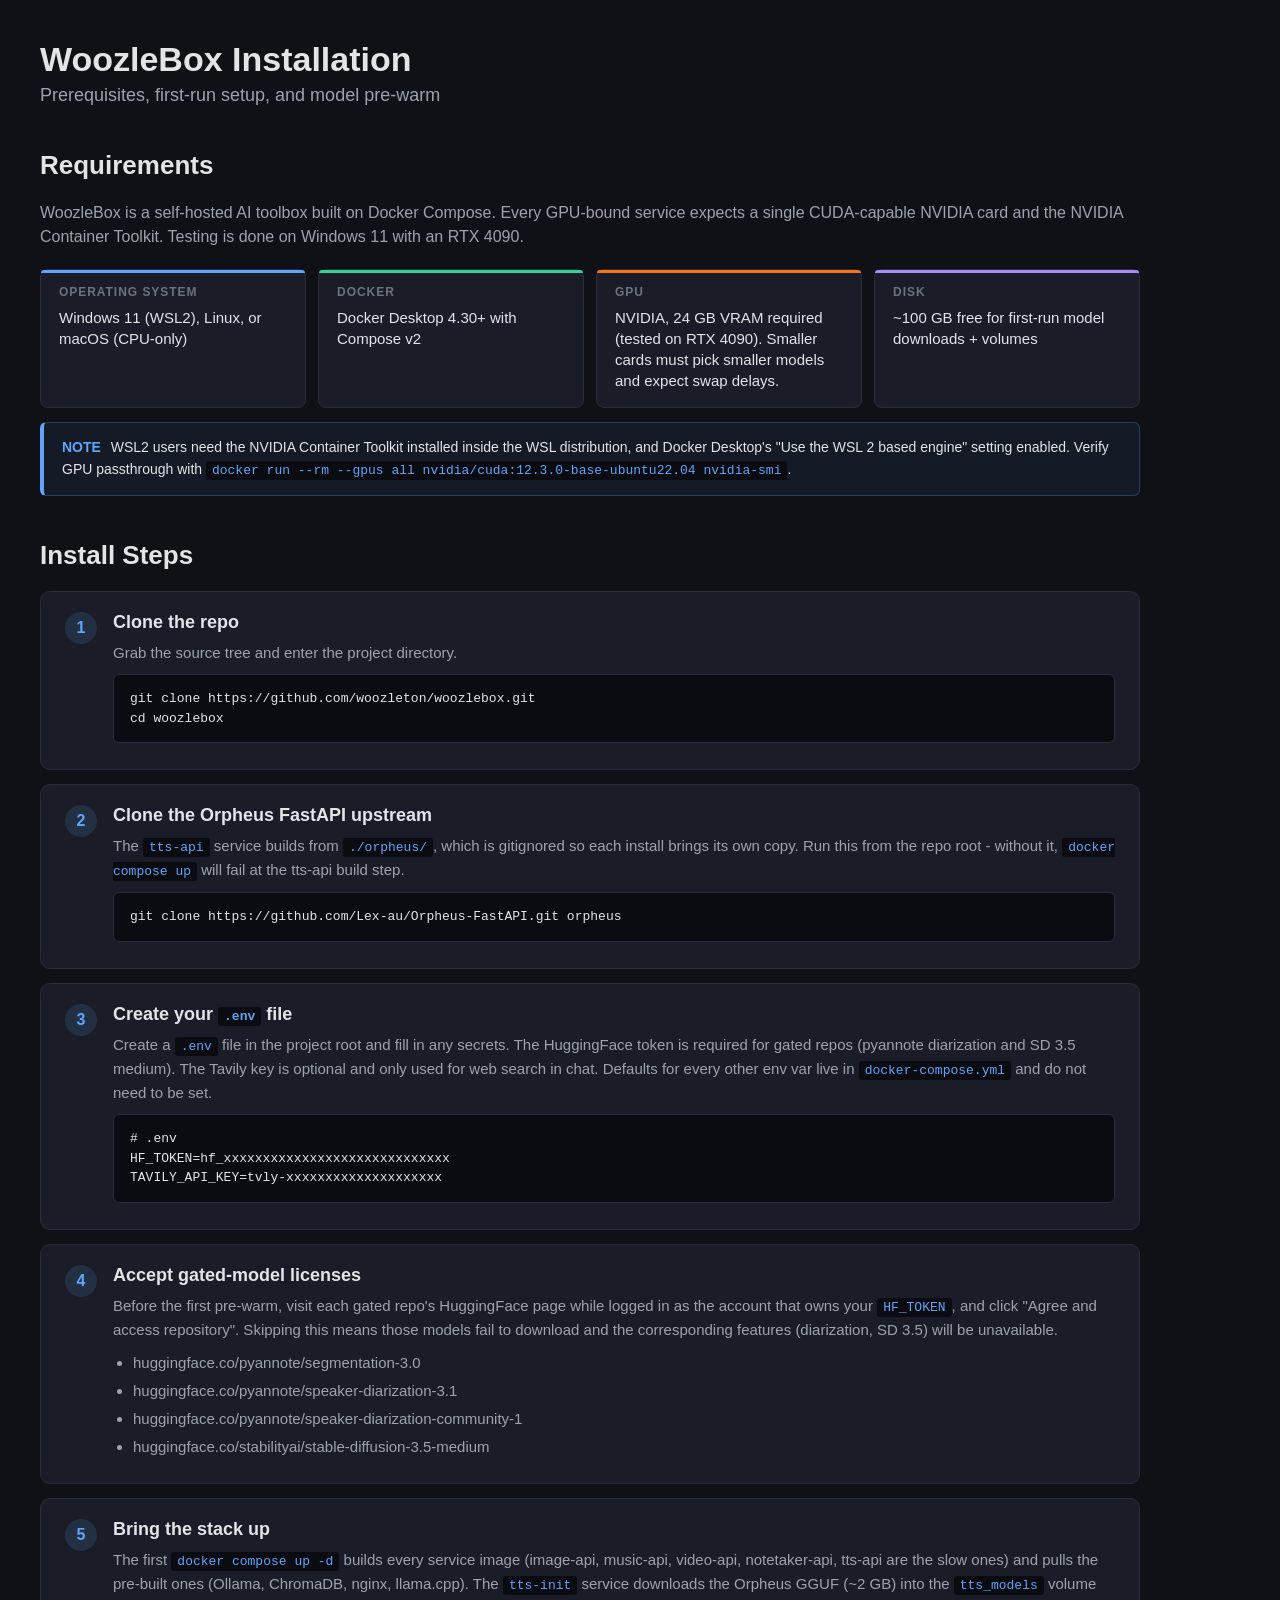
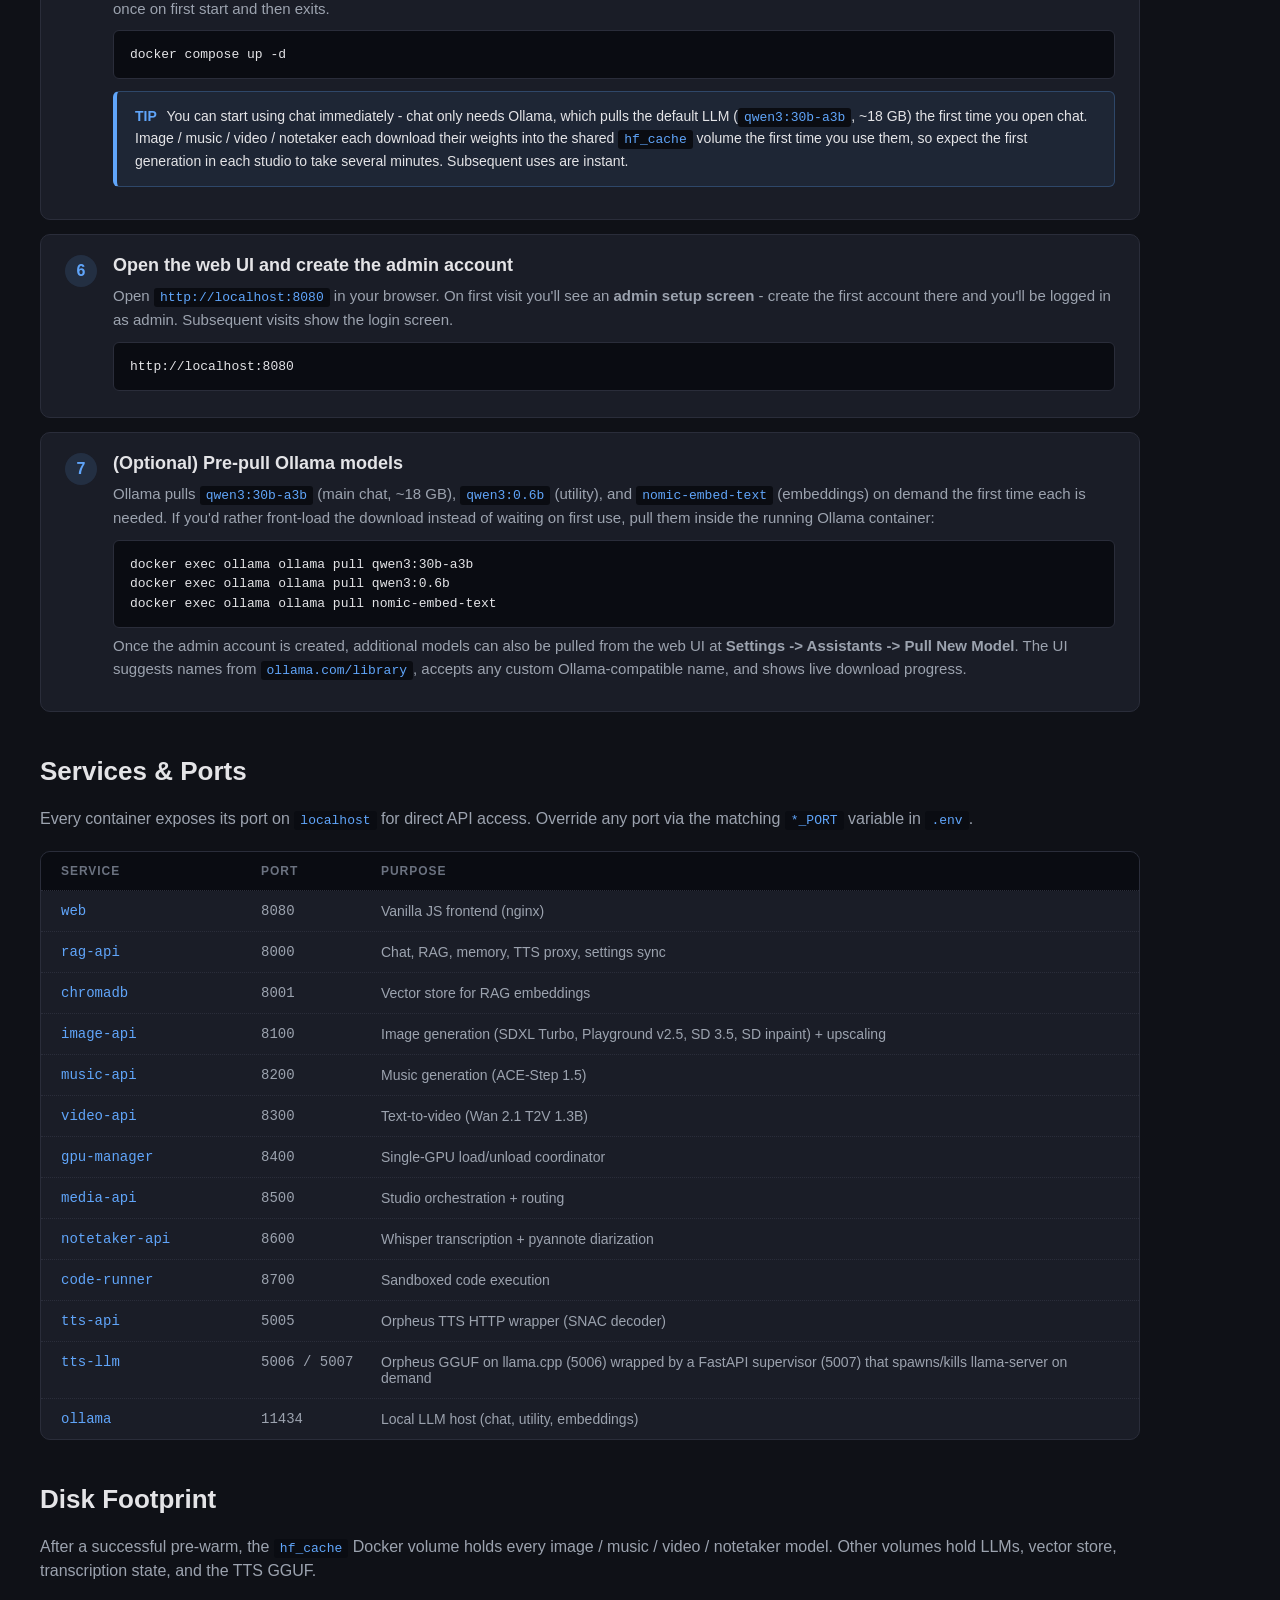
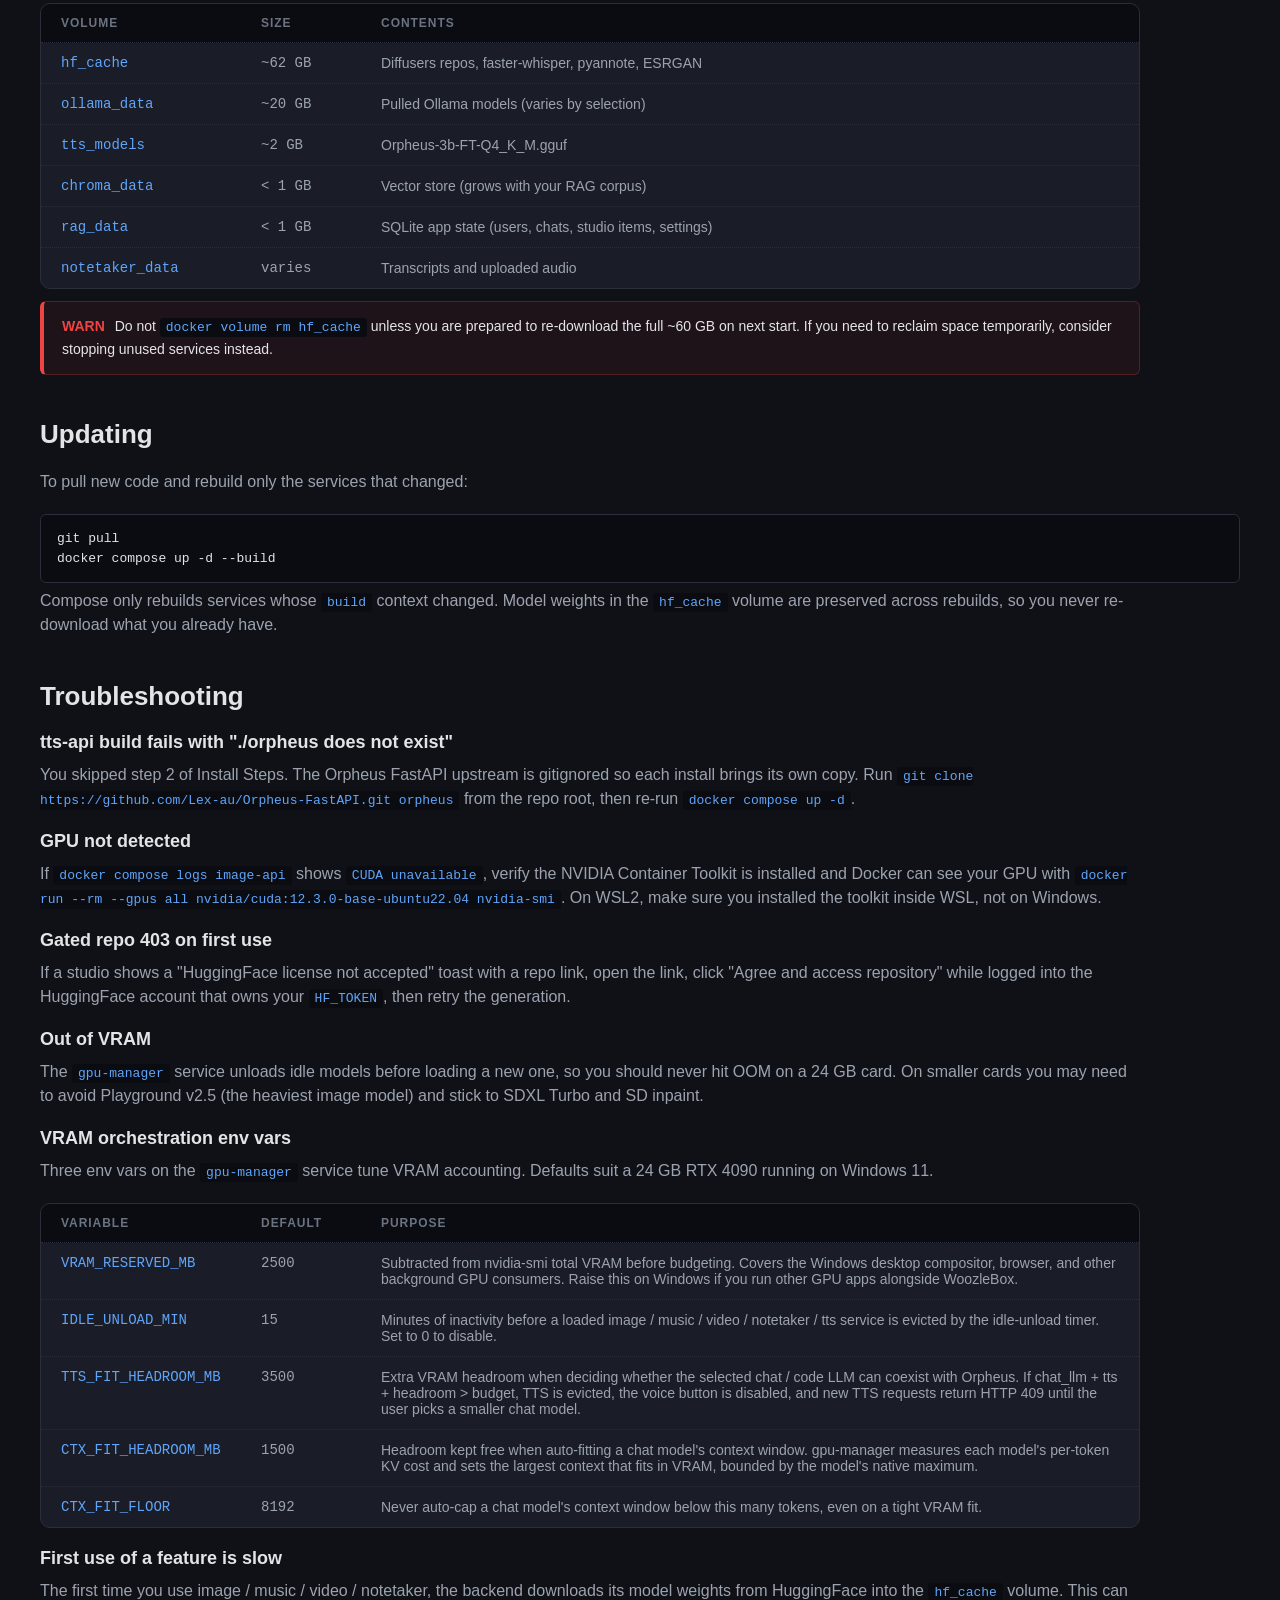
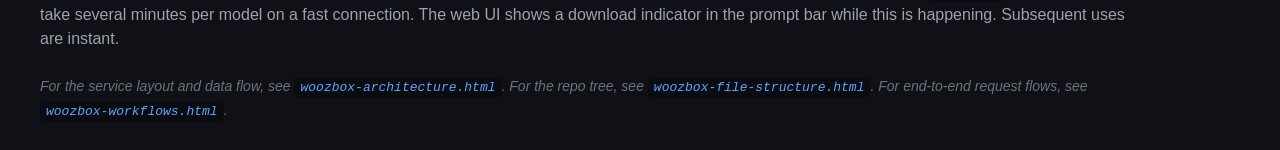
<file: docs/woozbox-installation.html>
<!DOCTYPE html>
<html lang="en">
<head>
<meta charset="UTF-8">
<meta name="viewport" content="width=device-width, initial-scale=1.0">
<title>WoozleBox Installation</title>
<style>
  * { margin: 0; padding: 0; box-sizing: border-box; }
  body { background: #0F1117; color: #E4E4E7; font-family: 'Segoe UI', Calibri, sans-serif; padding: 40px; min-height: 100vh; }
  h1 { font-size: 34px; font-weight: 700; margin-bottom: 6px; }
  h2 { font-size: 26px; font-weight: 700; margin: 44px 0 20px; color: #E4E4E7; }
  h3 { font-size: 18px; font-weight: 700; margin: 20px 0 10px; color: #E4E4E7; }
  .subtitle { font-size: 18px; color: #9CA3AF; margin-bottom: 32px; }
  .section-desc { font-size: 16px; color: #9CA3AF; margin-bottom: 20px; line-height: 1.5; max-width: 1100px; }

  /* Step cards */
  .steps { max-width: 1100px; }
  .step { background: #1A1D27; border: 1px solid #2A2D3A; border-radius: 10px; padding: 20px 24px; margin-bottom: 14px; position: relative; }
  .step-num { position: absolute; top: 20px; left: 24px; width: 32px; height: 32px; border-radius: 50%; background: #60A5FA22; color: #60A5FA; display: flex; align-items: center; justify-content: center; font-weight: 700; font-size: 16px; }
  .step-body { margin-left: 48px; }
  .step-title { font-size: 18px; font-weight: 700; margin-bottom: 8px; }
  .step-desc { font-size: 15px; color: #9CA3AF; line-height: 1.55; margin-bottom: 10px; }

  /* Code blocks */
  pre { background: #0A0C12; border: 1px solid #2A2D3A; border-radius: 6px; padding: 14px 16px; font-family: 'Cascadia Code', Consolas, monospace; font-size: 13px; color: #E4E4E7; overflow-x: auto; line-height: 1.5; margin: 6px 0; }
  code { font-family: 'Cascadia Code', Consolas, monospace; font-size: 13px; background: #0A0C12; padding: 2px 6px; border-radius: 3px; color: #60A5FA; }

  /* Requirements table */
  .req-grid { display: grid; grid-template-columns: repeat(4, 1fr); gap: 12px; max-width: 1100px; margin-bottom: 14px; }
  .req-card { background: #1A1D27; border: 1px solid #2A2D3A; border-radius: 8px; padding: 16px 18px; }
  .req-card .label { font-size: 12px; font-weight: 700; text-transform: uppercase; letter-spacing: 0.08em; color: #6B7280; margin-bottom: 8px; }
  .req-card .val { font-size: 15px; color: #E4E4E7; line-height: 1.4; }
  .req-accent { height: 3px; border-radius: 3px 3px 0 0; margin: -16px -18px 12px; }

  /* Service table */
  .svc-table { max-width: 1100px; background: #1A1D27; border: 1px solid #2A2D3A; border-radius: 10px; overflow: hidden; }
  .svc-row { display: grid; grid-template-columns: 200px 120px 1fr; padding: 12px 20px; border-bottom: 1px dotted #2A2D3A; font-size: 14px; }
  .svc-row:last-child { border-bottom: none; }
  .svc-row.header { background: #0A0C12; font-weight: 700; color: #6B7280; text-transform: uppercase; font-size: 12px; letter-spacing: 0.08em; }
  .svc-name { font-family: monospace; color: #60A5FA; }
  .svc-port { font-family: monospace; color: #9CA3AF; }
  .svc-desc { color: #9CA3AF; }

  /* Callout */
  .callout { max-width: 1100px; background: #F59E0B11; border: 1px solid #F59E0B44; border-left: 4px solid #F59E0B; border-radius: 6px; padding: 14px 18px; margin: 12px 0; font-size: 14px; color: #E4E4E7; line-height: 1.55; }
  .callout .tag { font-weight: 700; color: #F59E0B; margin-right: 6px; }
  .callout.info { background: #60A5FA11; border-color: #60A5FA44; border-left-color: #60A5FA; }
  .callout.info .tag { color: #60A5FA; }
  .callout.warn { background: #EF444411; border-color: #EF444444; border-left-color: #EF4444; }
  .callout.warn .tag { color: #EF4444; }

  /* Colors */
  .accent-sys { background: #60A5FA; }
  .accent-docker { background: #34D399; }
  .accent-gpu { background: #F97316; }
  .accent-disk { background: #A78BFA; }

  .footnote { margin-top: 24px; font-size: 14px; color: #6B7280; font-style: italic; max-width: 1100px; line-height: 1.6; }
  ul { margin-left: 20px; color: #9CA3AF; font-size: 15px; line-height: 1.6; }
  li { margin-bottom: 4px; }
</style>
</head>
<body>

<h1>WoozleBox Installation</h1>
<p class="subtitle">Prerequisites, first-run setup, and model pre-warm</p>

<!-- ═══════════════════════════════════════════════════════════ -->
<h2>Requirements</h2>
<p class="section-desc">WoozleBox is a self-hosted AI toolbox built on Docker Compose. Every GPU-bound service expects a single CUDA-capable NVIDIA card and the NVIDIA Container Toolkit. Testing is done on Windows 11 with an RTX 4090.</p>

<div class="req-grid">
  <div class="req-card">
    <div class="req-accent accent-sys"></div>
    <div class="label">Operating System</div>
    <div class="val">Windows 11 (WSL2), Linux, or macOS (CPU-only)</div>
  </div>
  <div class="req-card">
    <div class="req-accent accent-docker"></div>
    <div class="label">Docker</div>
    <div class="val">Docker Desktop 4.30+ with Compose v2</div>
  </div>
  <div class="req-card">
    <div class="req-accent accent-gpu"></div>
    <div class="label">GPU</div>
    <div class="val">NVIDIA, 24 GB VRAM required (tested on RTX 4090). Smaller cards must pick smaller models and expect swap delays.</div>
  </div>
  <div class="req-card">
    <div class="req-accent accent-disk"></div>
    <div class="label">Disk</div>
    <div class="val">~100 GB free for first-run model downloads + volumes</div>
  </div>
</div>

<div class="callout info">
  <span class="tag">NOTE</span>
  WSL2 users need the NVIDIA Container Toolkit installed inside the WSL distribution, and Docker Desktop's "Use the WSL 2 based engine" setting enabled. Verify GPU passthrough with <code>docker run --rm --gpus all nvidia/cuda:12.3.0-base-ubuntu22.04 nvidia-smi</code>.
</div>

<!-- ═══════════════════════════════════════════════════════════ -->
<h2>Install Steps</h2>

<div class="steps">

  <div class="step">
    <div class="step-num">1</div>
    <div class="step-body">
      <div class="step-title">Clone the repo</div>
      <div class="step-desc">Grab the source tree and enter the project directory.</div>
<pre>git clone https://github.com/woozleton/woozlebox.git
cd woozlebox</pre>
    </div>
  </div>

  <div class="step">
    <div class="step-num">2</div>
    <div class="step-body">
      <div class="step-title">Clone the Orpheus FastAPI upstream</div>
      <div class="step-desc">The <code>tts-api</code> service builds from <code>./orpheus/</code>, which is gitignored so each install brings its own copy. Run this from the repo root - without it, <code>docker compose up</code> will fail at the tts-api build step.</div>
<pre>git clone https://github.com/Lex-au/Orpheus-FastAPI.git orpheus</pre>
    </div>
  </div>

  <div class="step">
    <div class="step-num">3</div>
    <div class="step-body">
      <div class="step-title">Create your <code>.env</code> file</div>
      <div class="step-desc">Create a <code>.env</code> file in the project root and fill in any secrets. The HuggingFace token is required for gated repos (pyannote diarization and SD 3.5 medium). The Tavily key is optional and only used for web search in chat. Defaults for every other env var live in <code>docker-compose.yml</code> and do not need to be set.</div>
<pre># .env
HF_TOKEN=hf_xxxxxxxxxxxxxxxxxxxxxxxxxxxxx
TAVILY_API_KEY=tvly-xxxxxxxxxxxxxxxxxxxx</pre>
    </div>
  </div>

  <div class="step">
    <div class="step-num">4</div>
    <div class="step-body">
      <div class="step-title">Accept gated-model licenses</div>
      <div class="step-desc">Before the first pre-warm, visit each gated repo's HuggingFace page while logged in as the account that owns your <code>HF_TOKEN</code>, and click "Agree and access repository". Skipping this means those models fail to download and the corresponding features (diarization, SD 3.5) will be unavailable.</div>
      <ul>
        <li>huggingface.co/pyannote/segmentation-3.0</li>
        <li>huggingface.co/pyannote/speaker-diarization-3.1</li>
        <li>huggingface.co/pyannote/speaker-diarization-community-1</li>
        <li>huggingface.co/stabilityai/stable-diffusion-3.5-medium</li>
      </ul>
    </div>
  </div>

  <div class="step">
    <div class="step-num">5</div>
    <div class="step-body">
      <div class="step-title">Bring the stack up</div>
      <div class="step-desc">The first <code>docker compose up -d</code> builds every service image (image-api, music-api, video-api, notetaker-api, tts-api are the slow ones) and pulls the pre-built ones (Ollama, ChromaDB, nginx, llama.cpp). The <code>tts-init</code> service downloads the Orpheus GGUF (~2 GB) into the <code>tts_models</code> volume once on first start and then exits.</div>
<pre>docker compose up -d</pre>
      <div class="callout info">
        <span class="tag">TIP</span>
        You can start using chat immediately - chat only needs Ollama, which pulls the default LLM (<code>qwen3:30b-a3b</code>, ~18 GB) the first time you open chat. Image / music / video / notetaker each download their weights into the shared <code>hf_cache</code> volume the first time you use them, so expect the first generation in each studio to take several minutes. Subsequent uses are instant.
      </div>
    </div>
  </div>

  <div class="step">
    <div class="step-num">6</div>
    <div class="step-body">
      <div class="step-title">Open the web UI and create the admin account</div>
      <div class="step-desc">Open <code>http://localhost:8080</code> in your browser. On first visit you'll see an <b>admin setup screen</b> - create the first account there and you'll be logged in as admin. Subsequent visits show the login screen.</div>
<pre>http://localhost:8080</pre>
    </div>
  </div>

  <div class="step">
    <div class="step-num">7</div>
    <div class="step-body">
      <div class="step-title">(Optional) Pre-pull Ollama models</div>
      <div class="step-desc">Ollama pulls <code>qwen3:30b-a3b</code> (main chat, ~18 GB), <code>qwen3:0.6b</code> (utility), and <code>nomic-embed-text</code> (embeddings) on demand the first time each is needed. If you'd rather front-load the download instead of waiting on first use, pull them inside the running Ollama container:</div>
<pre>docker exec ollama ollama pull qwen3:30b-a3b
docker exec ollama ollama pull qwen3:0.6b
docker exec ollama ollama pull nomic-embed-text</pre>
      <div class="step-desc">Once the admin account is created, additional models can also be pulled from the web UI at <b>Settings -&gt; Assistants -&gt; Pull New Model</b>. The UI suggests names from <code>ollama.com/library</code>, accepts any custom Ollama-compatible name, and shows live download progress.</div>
    </div>
  </div>

</div>

<!-- ═══════════════════════════════════════════════════════════ -->
<h2>Services &amp; Ports</h2>
<p class="section-desc">Every container exposes its port on <code>localhost</code> for direct API access. Override any port via the matching <code>*_PORT</code> variable in <code>.env</code>.</p>

<div class="svc-table">
  <div class="svc-row header"><div>Service</div><div>Port</div><div>Purpose</div></div>
  <div class="svc-row"><div class="svc-name">web</div><div class="svc-port">8080</div><div class="svc-desc">Vanilla JS frontend (nginx)</div></div>
  <div class="svc-row"><div class="svc-name">rag-api</div><div class="svc-port">8000</div><div class="svc-desc">Chat, RAG, memory, TTS proxy, settings sync</div></div>
  <div class="svc-row"><div class="svc-name">chromadb</div><div class="svc-port">8001</div><div class="svc-desc">Vector store for RAG embeddings</div></div>
  <div class="svc-row"><div class="svc-name">image-api</div><div class="svc-port">8100</div><div class="svc-desc">Image generation (SDXL Turbo, Playground v2.5, SD 3.5, SD inpaint) + upscaling</div></div>
  <div class="svc-row"><div class="svc-name">music-api</div><div class="svc-port">8200</div><div class="svc-desc">Music generation (ACE-Step 1.5)</div></div>
  <div class="svc-row"><div class="svc-name">video-api</div><div class="svc-port">8300</div><div class="svc-desc">Text-to-video (Wan 2.1 T2V 1.3B)</div></div>
  <div class="svc-row"><div class="svc-name">gpu-manager</div><div class="svc-port">8400</div><div class="svc-desc">Single-GPU load/unload coordinator</div></div>
  <div class="svc-row"><div class="svc-name">media-api</div><div class="svc-port">8500</div><div class="svc-desc">Studio orchestration + routing</div></div>
  <div class="svc-row"><div class="svc-name">notetaker-api</div><div class="svc-port">8600</div><div class="svc-desc">Whisper transcription + pyannote diarization</div></div>
  <div class="svc-row"><div class="svc-name">code-runner</div><div class="svc-port">8700</div><div class="svc-desc">Sandboxed code execution</div></div>
  <div class="svc-row"><div class="svc-name">tts-api</div><div class="svc-port">5005</div><div class="svc-desc">Orpheus TTS HTTP wrapper (SNAC decoder)</div></div>
  <div class="svc-row"><div class="svc-name">tts-llm</div><div class="svc-port">5006 / 5007</div><div class="svc-desc">Orpheus GGUF on llama.cpp (5006) wrapped by a FastAPI supervisor (5007) that spawns/kills llama-server on demand</div></div>
  <div class="svc-row"><div class="svc-name">ollama</div><div class="svc-port">11434</div><div class="svc-desc">Local LLM host (chat, utility, embeddings)</div></div>
</div>

<!-- ═══════════════════════════════════════════════════════════ -->
<h2>Disk Footprint</h2>
<p class="section-desc">After a successful pre-warm, the <code>hf_cache</code> Docker volume holds every image / music / video / notetaker model. Other volumes hold LLMs, vector store, transcription state, and the TTS GGUF.</p>

<div class="svc-table">
  <div class="svc-row header"><div>Volume</div><div>Size</div><div>Contents</div></div>
  <div class="svc-row"><div class="svc-name">hf_cache</div><div class="svc-port">~62 GB</div><div class="svc-desc">Diffusers repos, faster-whisper, pyannote, ESRGAN</div></div>
  <div class="svc-row"><div class="svc-name">ollama_data</div><div class="svc-port">~20 GB</div><div class="svc-desc">Pulled Ollama models (varies by selection)</div></div>
  <div class="svc-row"><div class="svc-name">tts_models</div><div class="svc-port">~2 GB</div><div class="svc-desc">Orpheus-3b-FT-Q4_K_M.gguf</div></div>
  <div class="svc-row"><div class="svc-name">chroma_data</div><div class="svc-port">&lt; 1 GB</div><div class="svc-desc">Vector store (grows with your RAG corpus)</div></div>
  <div class="svc-row"><div class="svc-name">rag_data</div><div class="svc-port">&lt; 1 GB</div><div class="svc-desc">SQLite app state (users, chats, studio items, settings)</div></div>
  <div class="svc-row"><div class="svc-name">notetaker_data</div><div class="svc-port">varies</div><div class="svc-desc">Transcripts and uploaded audio</div></div>
</div>

<div class="callout warn">
  <span class="tag">WARN</span>
  Do not <code>docker volume rm hf_cache</code> unless you are prepared to re-download the full ~60 GB on next start. If you need to reclaim space temporarily, consider stopping unused services instead.
</div>

<!-- ═══════════════════════════════════════════════════════════ -->
<h2>Updating</h2>
<p class="section-desc">To pull new code and rebuild only the services that changed:</p>
<pre>git pull
docker compose up -d --build</pre>

<p class="section-desc">Compose only rebuilds services whose <code>build</code> context changed. Model weights in the <code>hf_cache</code> volume are preserved across rebuilds, so you never re-download what you already have.</p>

<!-- ═══════════════════════════════════════════════════════════ -->
<h2>Troubleshooting</h2>

<h3>tts-api build fails with "./orpheus does not exist"</h3>
<p class="section-desc">You skipped step 2 of Install Steps. The Orpheus FastAPI upstream is gitignored so each install brings its own copy. Run <code>git clone https://github.com/Lex-au/Orpheus-FastAPI.git orpheus</code> from the repo root, then re-run <code>docker compose up -d</code>.</p>

<h3>GPU not detected</h3>
<p class="section-desc">If <code>docker compose logs image-api</code> shows <code>CUDA unavailable</code>, verify the NVIDIA Container Toolkit is installed and Docker can see your GPU with <code>docker run --rm --gpus all nvidia/cuda:12.3.0-base-ubuntu22.04 nvidia-smi</code>. On WSL2, make sure you installed the toolkit inside WSL, not on Windows.</p>

<h3>Gated repo 403 on first use</h3>
<p class="section-desc">If a studio shows a "HuggingFace license not accepted" toast with a repo link, open the link, click "Agree and access repository" while logged into the HuggingFace account that owns your <code>HF_TOKEN</code>, then retry the generation.</p>

<h3>Out of VRAM</h3>
<p class="section-desc">The <code>gpu-manager</code> service unloads idle models before loading a new one, so you should never hit OOM on a 24 GB card. On smaller cards you may need to avoid Playground v2.5 (the heaviest image model) and stick to SDXL Turbo and SD inpaint.</p>

<h3>VRAM orchestration env vars</h3>
<p class="section-desc">Three env vars on the <code>gpu-manager</code> service tune VRAM accounting. Defaults suit a 24 GB RTX 4090 running on Windows 11.</p>
<div class="svc-table">
  <div class="svc-row header"><div>Variable</div><div>Default</div><div>Purpose</div></div>
  <div class="svc-row"><div class="svc-name">VRAM_RESERVED_MB</div><div class="svc-port">2500</div><div class="svc-desc">Subtracted from nvidia-smi total VRAM before budgeting. Covers the Windows desktop compositor, browser, and other background GPU consumers. Raise this on Windows if you run other GPU apps alongside WoozleBox.</div></div>
  <div class="svc-row"><div class="svc-name">IDLE_UNLOAD_MIN</div><div class="svc-port">15</div><div class="svc-desc">Minutes of inactivity before a loaded image / music / video / notetaker / tts service is evicted by the idle-unload timer. Set to 0 to disable.</div></div>
  <div class="svc-row"><div class="svc-name">TTS_FIT_HEADROOM_MB</div><div class="svc-port">3500</div><div class="svc-desc">Extra VRAM headroom when deciding whether the selected chat / code LLM can coexist with Orpheus. If chat_llm + tts + headroom &gt; budget, TTS is evicted, the voice button is disabled, and new TTS requests return HTTP 409 until the user picks a smaller chat model.</div></div>
  <div class="svc-row"><div class="svc-name">CTX_FIT_HEADROOM_MB</div><div class="svc-port">1500</div><div class="svc-desc">Headroom kept free when auto-fitting a chat model's context window. gpu-manager measures each model's per-token KV cost and sets the largest context that fits in VRAM, bounded by the model's native maximum.</div></div>
  <div class="svc-row"><div class="svc-name">CTX_FIT_FLOOR</div><div class="svc-port">8192</div><div class="svc-desc">Never auto-cap a chat model's context window below this many tokens, even on a tight VRAM fit.</div></div>
</div>

<h3>First use of a feature is slow</h3>
<p class="section-desc">The first time you use image / music / video / notetaker, the backend downloads its model weights from HuggingFace into the <code>hf_cache</code> volume. This can take several minutes per model on a fast connection. The web UI shows a download indicator in the prompt bar while this is happening. Subsequent uses are instant.</p>

<p class="footnote">For the service layout and data flow, see <code>woozbox-architecture.html</code>. For the repo tree, see <code>woozbox-file-structure.html</code>. For end-to-end request flows, see <code>woozbox-workflows.html</code>.</p>

</body>
</html>
</file>
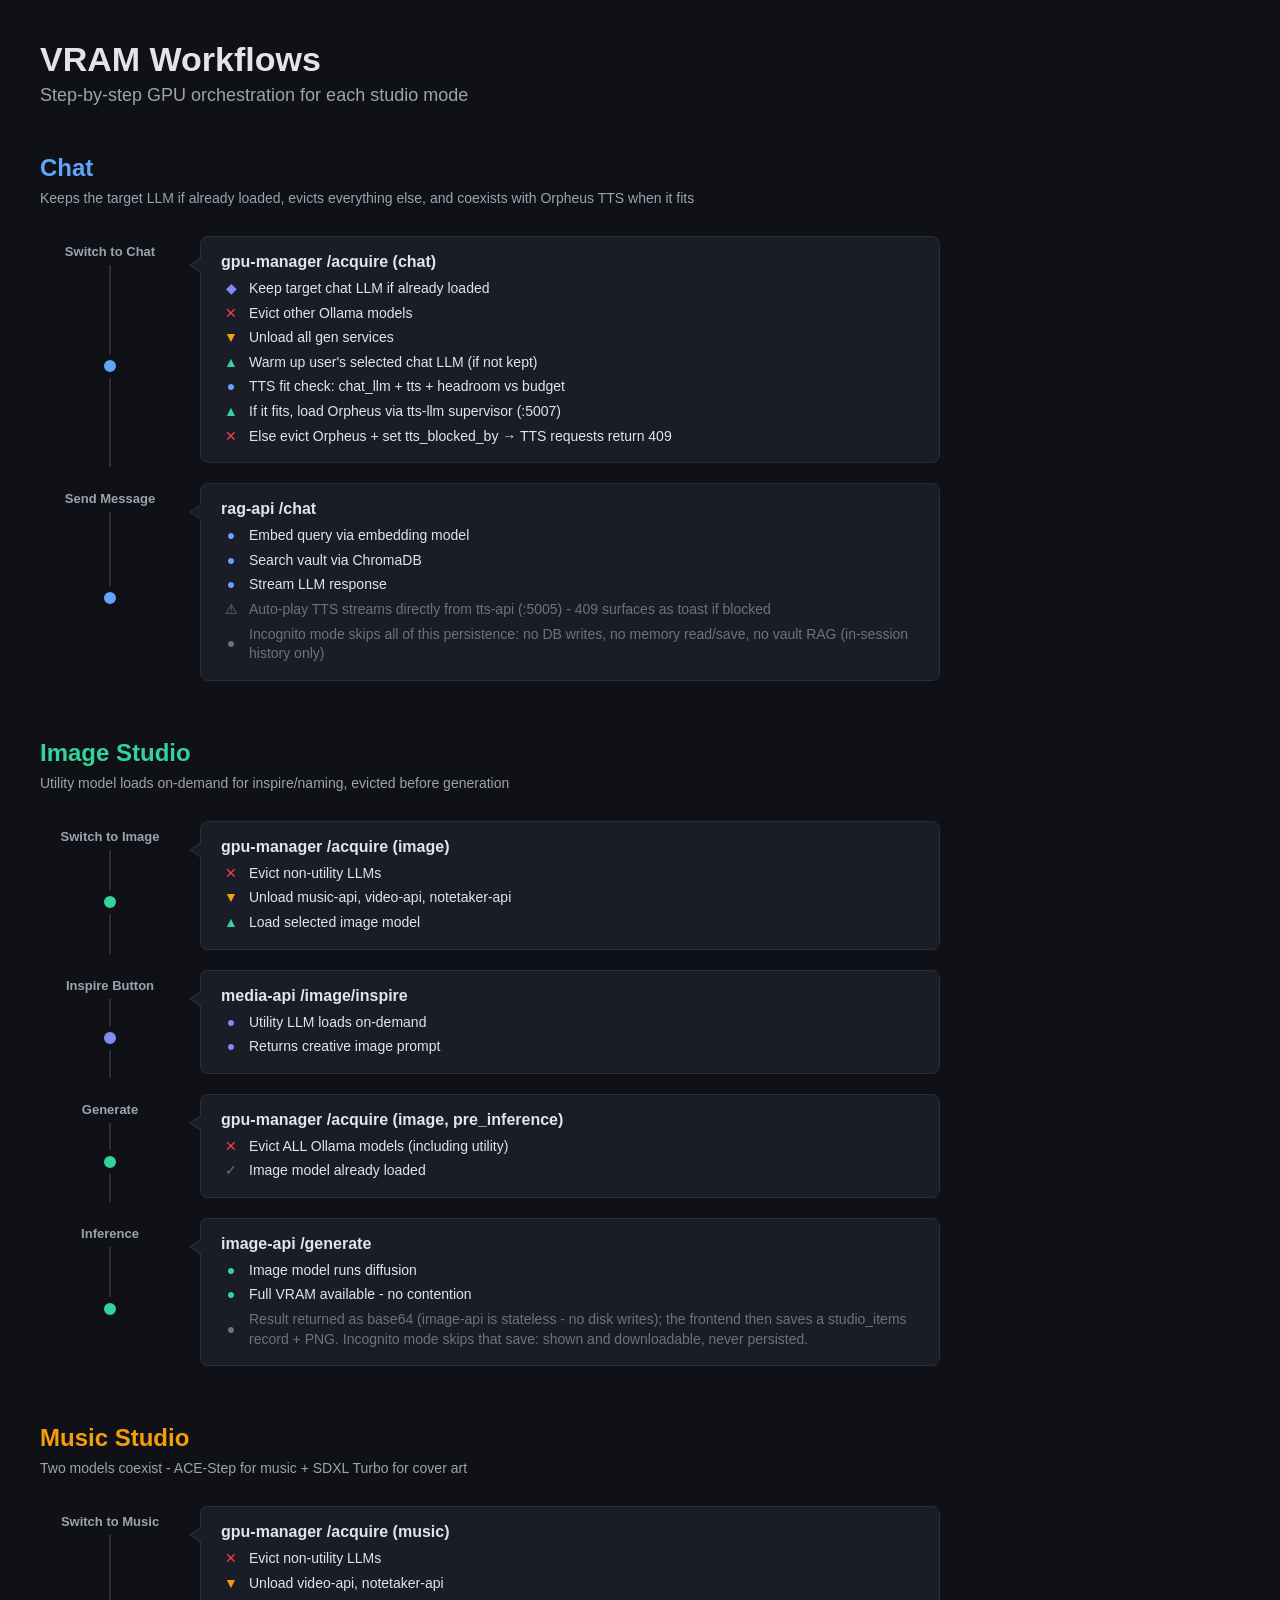
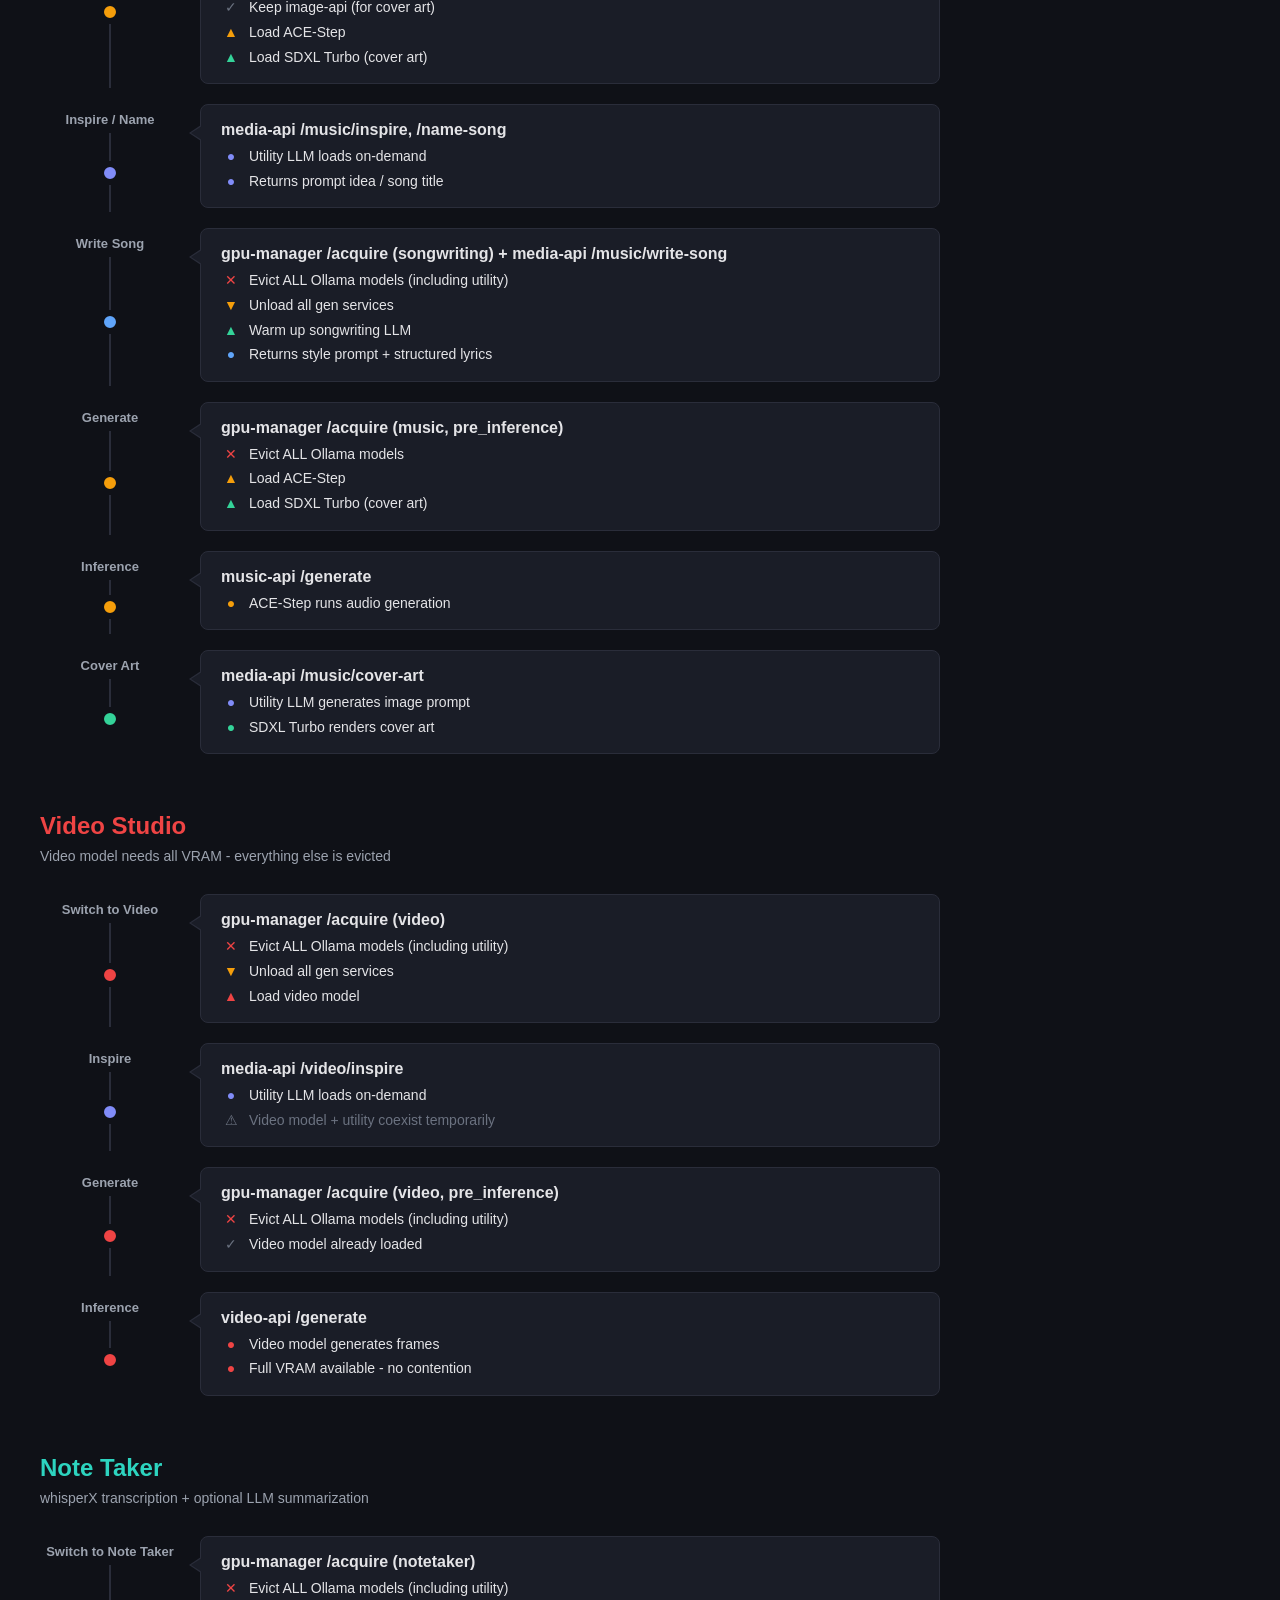
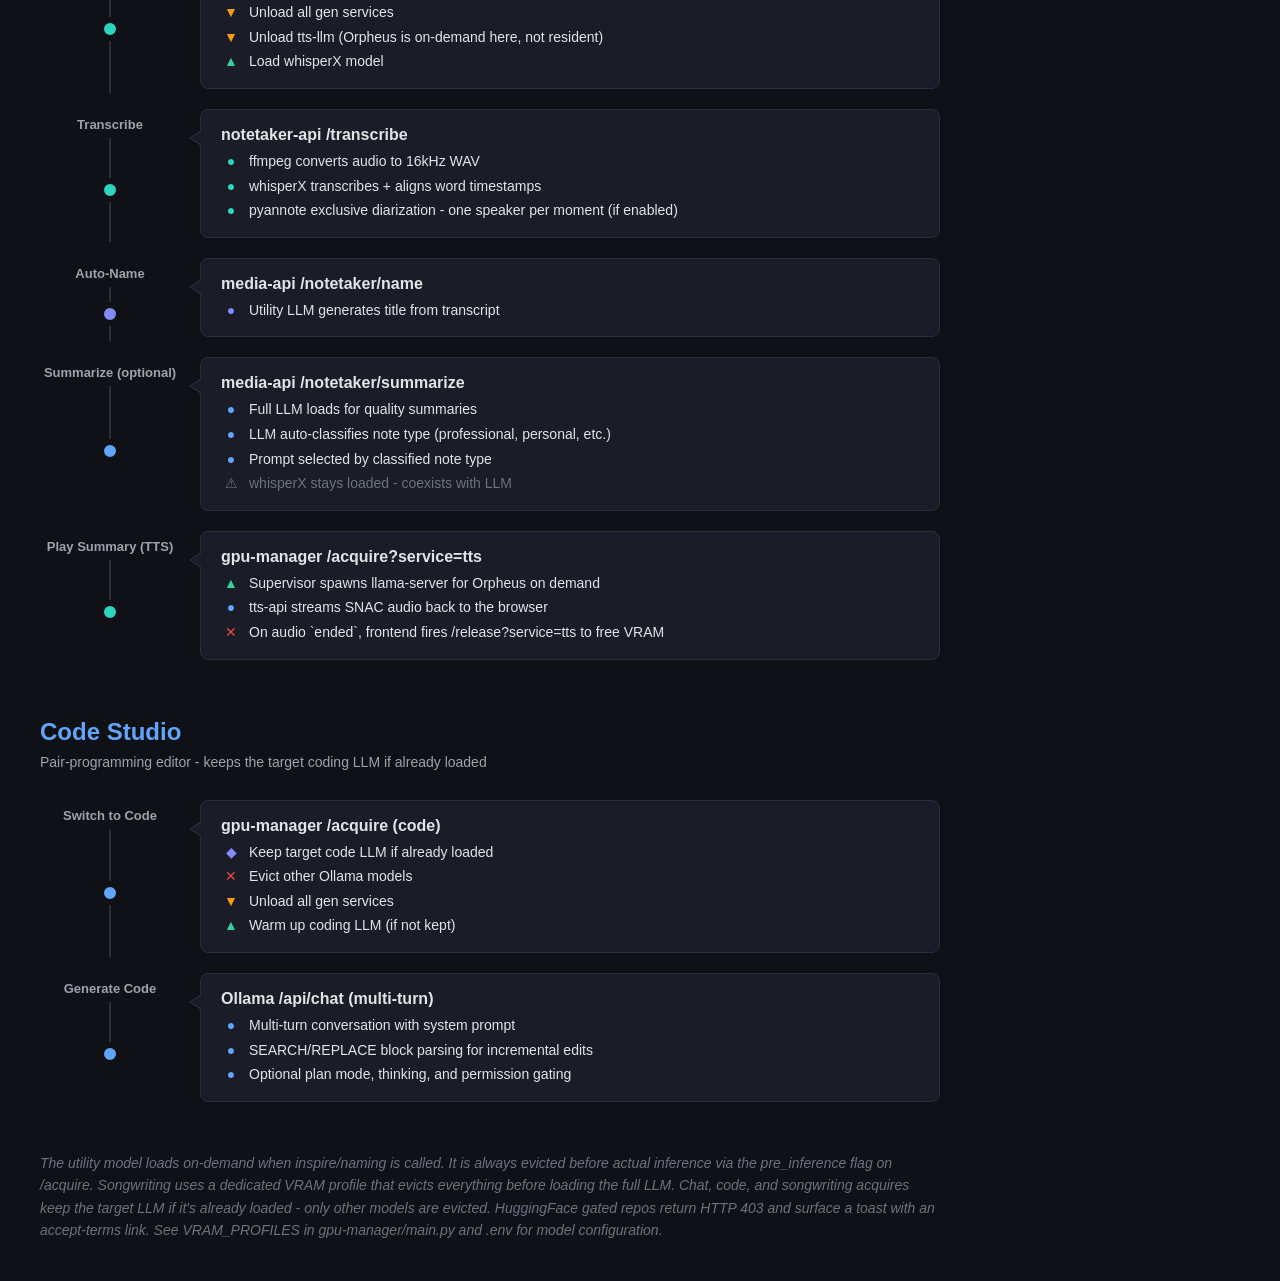
<file: docs/woozbox-workflows.html>
<!DOCTYPE html>
<html lang="en">
<head>
<meta charset="UTF-8">
<meta name="viewport" content="width=device-width, initial-scale=1.0">
<title>WoozleBox - VRAM Workflows</title>
<style>
  * { margin: 0; padding: 0; box-sizing: border-box; }
  body { background: #0F1117; color: #E4E4E7; font-family: 'Segoe UI', Calibri, sans-serif; padding: 40px; min-height: 100vh; }
  h1 { font-size: 34px; font-weight: 700; margin-bottom: 6px; }
  h2 { font-size: 24px; font-weight: 700; margin: 48px 0 8px; }
  .subtitle { font-size: 18px; color: #9CA3AF; margin-bottom: 36px; }
  .h2-desc { font-size: 14px; color: #9CA3AF; margin-bottom: 20px; }

  .workflow { max-width: 900px; margin-bottom: 40px; }

  .step { display: flex; align-items: stretch; gap: 0; margin: 0; }
  .step-left { width: 140px; flex-shrink: 0; display: flex; flex-direction: column; align-items: center; }
  .step-trigger { font-size: 13px; font-weight: 600; color: #9CA3AF; text-align: center; padding-top: 18px; }
  .step-line { flex: 1; width: 2px; background: #2A2D3A; margin: 6px 0; }
  .step-dot { width: 12px; height: 12px; border-radius: 50%; flex-shrink: 0; border: 2px solid #2A2D3A; }
  .step-right { flex: 1; padding: 10px 0 10px 20px; }

  .step-card { background: #1A1D27; border: 1px solid #2A2D3A; border-radius: 8px; padding: 16px 20px; position: relative; }
  .step-card::before {
    content: '';
    position: absolute; left: -12px; top: 20px;
    width: 0; height: 0;
    border-top: 8px solid transparent;
    border-bottom: 8px solid transparent;
    border-right: 12px solid #2A2D3A;
  }
  .step-card::after {
    content: '';
    position: absolute; left: -10px; top: 21px;
    width: 0; height: 0;
    border-top: 7px solid transparent;
    border-bottom: 7px solid transparent;
    border-right: 11px solid #1A1D27;
  }
  .step-title { font-size: 16px; font-weight: 700; margin-bottom: 8px; }
  .step-actions { display: flex; flex-direction: column; gap: 5px; }
  .action { display: flex; align-items: center; gap: 8px; font-size: 14px; line-height: 1.4; }
  .action-icon { font-size: 14px; flex-shrink: 0; width: 20px; text-align: center; }

  .dot-blue { background: #60A5FA; border-color: #60A5FA; }
  .dot-green { background: #34D399; border-color: #34D399; }
  .dot-amber { background: #F59E0B; border-color: #F59E0B; }
  .dot-red { background: #EF4444; border-color: #EF4444; }
  .dot-teal { background: #2DD4BF; border-color: #2DD4BF; }
  .dot-purple { background: #818CF8; border-color: #818CF8; }

  .c-red { color: #EF4444; }
  .c-amber { color: #F59E0B; }
  .c-green { color: #34D399; }
  .c-blue { color: #60A5FA; }
  .c-teal { color: #2DD4BF; }
  .c-purple { color: #818CF8; }
  .c-dim { color: #6B7280; }

  .footnote { margin-top: 32px; font-size: 14px; color: #6B7280; font-style: italic; max-width: 900px; line-height: 1.6; }
</style>
</head>
<body>

<h1>VRAM Workflows</h1>
<p class="subtitle">Step-by-step GPU orchestration for each studio mode</p>

<!-- Chat -->
<h2 class="c-blue">Chat</h2>
<p class="h2-desc">Keeps the target LLM if already loaded, evicts everything else, and coexists with Orpheus TTS when it fits</p>

<div class="workflow">
  <div class="step">
    <div class="step-left">
      <div class="step-trigger">Switch to Chat</div>
      <div class="step-line"></div>
      <div class="step-dot dot-blue"></div>
      <div class="step-line"></div>
    </div>
    <div class="step-right">
      <div class="step-card">
        <div class="step-title">gpu-manager /acquire (chat)</div>
        <div class="step-actions">
          <div class="action"><span class="action-icon c-purple">&#9670;</span> Keep target chat LLM if already loaded</div>
          <div class="action"><span class="action-icon c-red">&#10005;</span> Evict other Ollama models</div>
          <div class="action"><span class="action-icon c-amber">&#9660;</span> Unload all gen services</div>
          <div class="action"><span class="action-icon c-green">&#9650;</span> Warm up user's selected chat LLM (if not kept)</div>
          <div class="action"><span class="action-icon c-blue">&#9679;</span> TTS fit check: chat_llm + tts + headroom vs budget</div>
          <div class="action"><span class="action-icon c-green">&#9650;</span> If it fits, load Orpheus via tts-llm supervisor (:5007)</div>
          <div class="action"><span class="action-icon c-red">&#10005;</span> Else evict Orpheus + set tts_blocked_by &rarr; TTS requests return 409</div>
        </div>
      </div>
    </div>
  </div>

  <div class="step">
    <div class="step-left">
      <div class="step-trigger">Send Message</div>
      <div class="step-line"></div>
      <div class="step-dot dot-blue"></div>
      <div class="step-line" style="background:transparent;"></div>
    </div>
    <div class="step-right">
      <div class="step-card">
        <div class="step-title">rag-api /chat</div>
        <div class="step-actions">
          <div class="action"><span class="action-icon c-blue">&#9679;</span> Embed query via embedding model</div>
          <div class="action"><span class="action-icon c-blue">&#9679;</span> Search vault via ChromaDB</div>
          <div class="action"><span class="action-icon c-blue">&#9679;</span> Stream LLM response</div>
          <div class="action"><span class="action-icon c-dim">&#9888;</span> <span class="c-dim">Auto-play TTS streams directly from tts-api (:5005) - 409 surfaces as toast if blocked</span></div>
          <div class="action"><span class="action-icon c-dim">&#9679;</span> <span class="c-dim">Incognito mode skips all of this persistence: no DB writes, no memory read/save, no vault RAG (in-session history only)</span></div>
        </div>
      </div>
    </div>
  </div>
</div>

<!-- Image Studio -->
<h2 class="c-green">Image Studio</h2>
<p class="h2-desc">Utility model loads on-demand for inspire/naming, evicted before generation</p>

<div class="workflow">
  <div class="step">
    <div class="step-left">
      <div class="step-trigger">Switch to Image</div>
      <div class="step-line"></div>
      <div class="step-dot dot-green"></div>
      <div class="step-line"></div>
    </div>
    <div class="step-right">
      <div class="step-card">
        <div class="step-title">gpu-manager /acquire (image)</div>
        <div class="step-actions">
          <div class="action"><span class="action-icon c-red">&#10005;</span> Evict non-utility LLMs</div>
          <div class="action"><span class="action-icon c-amber">&#9660;</span> Unload music-api, video-api, notetaker-api</div>
          <div class="action"><span class="action-icon c-green">&#9650;</span> Load selected image model</div>
        </div>
      </div>
    </div>
  </div>

  <div class="step">
    <div class="step-left">
      <div class="step-trigger">Inspire Button</div>
      <div class="step-line"></div>
      <div class="step-dot dot-purple"></div>
      <div class="step-line"></div>
    </div>
    <div class="step-right">
      <div class="step-card">
        <div class="step-title">media-api /image/inspire</div>
        <div class="step-actions">
          <div class="action"><span class="action-icon c-purple">&#9679;</span> Utility LLM loads on-demand</div>
          <div class="action"><span class="action-icon c-purple">&#9679;</span> Returns creative image prompt</div>
        </div>
      </div>
    </div>
  </div>

  <div class="step">
    <div class="step-left">
      <div class="step-trigger">Generate</div>
      <div class="step-line"></div>
      <div class="step-dot dot-green"></div>
      <div class="step-line"></div>
    </div>
    <div class="step-right">
      <div class="step-card">
        <div class="step-title">gpu-manager /acquire (image, pre_inference)</div>
        <div class="step-actions">
          <div class="action"><span class="action-icon c-red">&#10005;</span> Evict ALL Ollama models (including utility)</div>
          <div class="action"><span class="action-icon c-dim">&#10003;</span> Image model already loaded</div>
        </div>
      </div>
    </div>
  </div>

  <div class="step">
    <div class="step-left">
      <div class="step-trigger">Inference</div>
      <div class="step-line"></div>
      <div class="step-dot dot-green"></div>
      <div class="step-line" style="background:transparent;"></div>
    </div>
    <div class="step-right">
      <div class="step-card">
        <div class="step-title">image-api /generate</div>
        <div class="step-actions">
          <div class="action"><span class="action-icon c-green">&#9679;</span> Image model runs diffusion</div>
          <div class="action"><span class="action-icon c-green">&#9679;</span> Full VRAM available - no contention</div>
          <div class="action"><span class="action-icon c-dim">&#9679;</span> <span class="c-dim">Result returned as base64 (image-api is stateless - no disk writes); the frontend then saves a studio_items record + PNG. Incognito mode skips that save: shown and downloadable, never persisted.</span></div>
        </div>
      </div>
    </div>
  </div>
</div>

<!-- Music Studio -->
<h2 class="c-amber">Music Studio</h2>
<p class="h2-desc">Two models coexist - ACE-Step for music + SDXL Turbo for cover art</p>

<div class="workflow">
  <div class="step">
    <div class="step-left">
      <div class="step-trigger">Switch to Music</div>
      <div class="step-line"></div>
      <div class="step-dot dot-amber"></div>
      <div class="step-line"></div>
    </div>
    <div class="step-right">
      <div class="step-card">
        <div class="step-title">gpu-manager /acquire (music)</div>
        <div class="step-actions">
          <div class="action"><span class="action-icon c-red">&#10005;</span> Evict non-utility LLMs</div>
          <div class="action"><span class="action-icon c-amber">&#9660;</span> Unload video-api, notetaker-api</div>
          <div class="action"><span class="action-icon c-dim">&#10003;</span> Keep image-api (for cover art)</div>
          <div class="action"><span class="action-icon c-amber">&#9650;</span> Load ACE-Step</div>
          <div class="action"><span class="action-icon c-green">&#9650;</span> Load SDXL Turbo (cover art)</div>
        </div>
      </div>
    </div>
  </div>

  <div class="step">
    <div class="step-left">
      <div class="step-trigger">Inspire / Name</div>
      <div class="step-line"></div>
      <div class="step-dot dot-purple"></div>
      <div class="step-line"></div>
    </div>
    <div class="step-right">
      <div class="step-card">
        <div class="step-title">media-api /music/inspire, /name-song</div>
        <div class="step-actions">
          <div class="action"><span class="action-icon c-purple">&#9679;</span> Utility LLM loads on-demand</div>
          <div class="action"><span class="action-icon c-purple">&#9679;</span> Returns prompt idea / song title</div>
        </div>
      </div>
    </div>
  </div>

  <div class="step">
    <div class="step-left">
      <div class="step-trigger">Write Song</div>
      <div class="step-line"></div>
      <div class="step-dot dot-blue"></div>
      <div class="step-line"></div>
    </div>
    <div class="step-right">
      <div class="step-card">
        <div class="step-title">gpu-manager /acquire (songwriting) + media-api /music/write-song</div>
        <div class="step-actions">
          <div class="action"><span class="action-icon c-red">&#10005;</span> Evict ALL Ollama models (including utility)</div>
          <div class="action"><span class="action-icon c-amber">&#9660;</span> Unload all gen services</div>
          <div class="action"><span class="action-icon c-green">&#9650;</span> Warm up songwriting LLM</div>
          <div class="action"><span class="action-icon c-blue">&#9679;</span> Returns style prompt + structured lyrics</div>
        </div>
      </div>
    </div>
  </div>

  <div class="step">
    <div class="step-left">
      <div class="step-trigger">Generate</div>
      <div class="step-line"></div>
      <div class="step-dot dot-amber"></div>
      <div class="step-line"></div>
    </div>
    <div class="step-right">
      <div class="step-card">
        <div class="step-title">gpu-manager /acquire (music, pre_inference)</div>
        <div class="step-actions">
          <div class="action"><span class="action-icon c-red">&#10005;</span> Evict ALL Ollama models</div>
          <div class="action"><span class="action-icon c-amber">&#9650;</span> Load ACE-Step</div>
          <div class="action"><span class="action-icon c-green">&#9650;</span> Load SDXL Turbo (cover art)</div>
        </div>
      </div>
    </div>
  </div>

  <div class="step">
    <div class="step-left">
      <div class="step-trigger">Inference</div>
      <div class="step-line"></div>
      <div class="step-dot dot-amber"></div>
      <div class="step-line"></div>
    </div>
    <div class="step-right">
      <div class="step-card">
        <div class="step-title">music-api /generate</div>
        <div class="step-actions">
          <div class="action"><span class="action-icon c-amber">&#9679;</span> ACE-Step runs audio generation</div>
        </div>
      </div>
    </div>
  </div>

  <div class="step">
    <div class="step-left">
      <div class="step-trigger">Cover Art</div>
      <div class="step-line"></div>
      <div class="step-dot dot-green"></div>
      <div class="step-line" style="background:transparent;"></div>
    </div>
    <div class="step-right">
      <div class="step-card">
        <div class="step-title">media-api /music/cover-art</div>
        <div class="step-actions">
          <div class="action"><span class="action-icon c-purple">&#9679;</span> Utility LLM generates image prompt</div>
          <div class="action"><span class="action-icon c-green">&#9679;</span> SDXL Turbo renders cover art</div>
        </div>
      </div>
    </div>
  </div>
</div>

<!-- Video Studio -->
<h2 class="c-red">Video Studio</h2>
<p class="h2-desc">Video model needs all VRAM - everything else is evicted</p>

<div class="workflow">
  <div class="step">
    <div class="step-left">
      <div class="step-trigger">Switch to Video</div>
      <div class="step-line"></div>
      <div class="step-dot dot-red"></div>
      <div class="step-line"></div>
    </div>
    <div class="step-right">
      <div class="step-card">
        <div class="step-title">gpu-manager /acquire (video)</div>
        <div class="step-actions">
          <div class="action"><span class="action-icon c-red">&#10005;</span> Evict ALL Ollama models (including utility)</div>
          <div class="action"><span class="action-icon c-amber">&#9660;</span> Unload all gen services</div>
          <div class="action"><span class="action-icon c-red">&#9650;</span> Load video model</div>
        </div>
      </div>
    </div>
  </div>

  <div class="step">
    <div class="step-left">
      <div class="step-trigger">Inspire</div>
      <div class="step-line"></div>
      <div class="step-dot dot-purple"></div>
      <div class="step-line"></div>
    </div>
    <div class="step-right">
      <div class="step-card">
        <div class="step-title">media-api /video/inspire</div>
        <div class="step-actions">
          <div class="action"><span class="action-icon c-purple">&#9679;</span> Utility LLM loads on-demand</div>
          <div class="action"><span class="action-icon c-dim">&#9888;</span> <span class="c-dim">Video model + utility coexist temporarily</span></div>
        </div>
      </div>
    </div>
  </div>

  <div class="step">
    <div class="step-left">
      <div class="step-trigger">Generate</div>
      <div class="step-line"></div>
      <div class="step-dot dot-red"></div>
      <div class="step-line"></div>
    </div>
    <div class="step-right">
      <div class="step-card">
        <div class="step-title">gpu-manager /acquire (video, pre_inference)</div>
        <div class="step-actions">
          <div class="action"><span class="action-icon c-red">&#10005;</span> Evict ALL Ollama models (including utility)</div>
          <div class="action"><span class="action-icon c-dim">&#10003;</span> Video model already loaded</div>
        </div>
      </div>
    </div>
  </div>

  <div class="step">
    <div class="step-left">
      <div class="step-trigger">Inference</div>
      <div class="step-line"></div>
      <div class="step-dot dot-red"></div>
      <div class="step-line" style="background:transparent;"></div>
    </div>
    <div class="step-right">
      <div class="step-card">
        <div class="step-title">video-api /generate</div>
        <div class="step-actions">
          <div class="action"><span class="action-icon c-red">&#9679;</span> Video model generates frames</div>
          <div class="action"><span class="action-icon c-red">&#9679;</span> Full VRAM available - no contention</div>
        </div>
      </div>
    </div>
  </div>
</div>

<!-- Note Taker -->
<h2 class="c-teal">Note Taker</h2>
<p class="h2-desc">whisperX transcription + optional LLM summarization</p>

<div class="workflow">
  <div class="step">
    <div class="step-left">
      <div class="step-trigger">Switch to Note Taker</div>
      <div class="step-line"></div>
      <div class="step-dot dot-teal"></div>
      <div class="step-line"></div>
    </div>
    <div class="step-right">
      <div class="step-card">
        <div class="step-title">gpu-manager /acquire (notetaker)</div>
        <div class="step-actions">
          <div class="action"><span class="action-icon c-red">&#10005;</span> Evict ALL Ollama models (including utility)</div>
          <div class="action"><span class="action-icon c-amber">&#9660;</span> Unload all gen services</div>
          <div class="action"><span class="action-icon c-amber">&#9660;</span> Unload tts-llm (Orpheus is on-demand here, not resident)</div>
          <div class="action"><span class="action-icon c-green">&#9650;</span> Load whisperX model</div>
        </div>
      </div>
    </div>
  </div>

  <div class="step">
    <div class="step-left">
      <div class="step-trigger">Transcribe</div>
      <div class="step-line"></div>
      <div class="step-dot dot-teal"></div>
      <div class="step-line"></div>
    </div>
    <div class="step-right">
      <div class="step-card">
        <div class="step-title">notetaker-api /transcribe</div>
        <div class="step-actions">
          <div class="action"><span class="action-icon" style="color:#2DD4BF;">&#9679;</span> ffmpeg converts audio to 16kHz WAV</div>
          <div class="action"><span class="action-icon" style="color:#2DD4BF;">&#9679;</span> whisperX transcribes + aligns word timestamps</div>
          <div class="action"><span class="action-icon" style="color:#2DD4BF;">&#9679;</span> pyannote exclusive diarization - one speaker per moment (if enabled)</div>
        </div>
      </div>
    </div>
  </div>

  <div class="step">
    <div class="step-left">
      <div class="step-trigger">Auto-Name</div>
      <div class="step-line"></div>
      <div class="step-dot dot-purple"></div>
      <div class="step-line"></div>
    </div>
    <div class="step-right">
      <div class="step-card">
        <div class="step-title">media-api /notetaker/name</div>
        <div class="step-actions">
          <div class="action"><span class="action-icon c-purple">&#9679;</span> Utility LLM generates title from transcript</div>
        </div>
      </div>
    </div>
  </div>

  <div class="step">
    <div class="step-left">
      <div class="step-trigger">Summarize (optional)</div>
      <div class="step-line"></div>
      <div class="step-dot dot-blue"></div>
      <div class="step-line" style="background:transparent;"></div>
    </div>
    <div class="step-right">
      <div class="step-card">
        <div class="step-title">media-api /notetaker/summarize</div>
        <div class="step-actions">
          <div class="action"><span class="action-icon c-blue">&#9679;</span> Full LLM loads for quality summaries</div>
          <div class="action"><span class="action-icon c-blue">&#9679;</span> LLM auto-classifies note type (professional, personal, etc.)</div>
          <div class="action"><span class="action-icon c-blue">&#9679;</span> Prompt selected by classified note type</div>
          <div class="action"><span class="action-icon c-dim">&#9888;</span> <span class="c-dim">whisperX stays loaded - coexists with LLM</span></div>
        </div>
      </div>
    </div>
  </div>

  <div class="step">
    <div class="step-left">
      <div class="step-trigger">Play Summary (TTS)</div>
      <div class="step-line"></div>
      <div class="step-dot dot-teal"></div>
      <div class="step-line" style="background:transparent;"></div>
    </div>
    <div class="step-right">
      <div class="step-card">
        <div class="step-title">gpu-manager /acquire?service=tts</div>
        <div class="step-actions">
          <div class="action"><span class="action-icon c-green">&#9650;</span> Supervisor spawns llama-server for Orpheus on demand</div>
          <div class="action"><span class="action-icon c-blue">&#9679;</span> tts-api streams SNAC audio back to the browser</div>
          <div class="action"><span class="action-icon c-red">&#10005;</span> On audio `ended`, frontend fires /release?service=tts to free VRAM</div>
        </div>
      </div>
    </div>
  </div>
</div>

<!-- Code Studio -->
<h2 class="c-blue">Code Studio</h2>
<p class="h2-desc">Pair-programming editor - keeps the target coding LLM if already loaded</p>

<div class="workflow">
  <div class="step">
    <div class="step-left">
      <div class="step-trigger">Switch to Code</div>
      <div class="step-line"></div>
      <div class="step-dot dot-blue"></div>
      <div class="step-line"></div>
    </div>
    <div class="step-right">
      <div class="step-card">
        <div class="step-title">gpu-manager /acquire (code)</div>
        <div class="step-actions">
          <div class="action"><span class="action-icon c-purple">&#9670;</span> Keep target code LLM if already loaded</div>
          <div class="action"><span class="action-icon c-red">&#10005;</span> Evict other Ollama models</div>
          <div class="action"><span class="action-icon c-amber">&#9660;</span> Unload all gen services</div>
          <div class="action"><span class="action-icon c-green">&#9650;</span> Warm up coding LLM (if not kept)</div>
        </div>
      </div>
    </div>
  </div>

  <div class="step">
    <div class="step-left">
      <div class="step-trigger">Generate Code</div>
      <div class="step-line"></div>
      <div class="step-dot dot-blue"></div>
      <div class="step-line" style="background:transparent;"></div>
    </div>
    <div class="step-right">
      <div class="step-card">
        <div class="step-title">Ollama /api/chat (multi-turn)</div>
        <div class="step-actions">
          <div class="action"><span class="action-icon c-blue">&#9679;</span> Multi-turn conversation with system prompt</div>
          <div class="action"><span class="action-icon c-blue">&#9679;</span> SEARCH/REPLACE block parsing for incremental edits</div>
          <div class="action"><span class="action-icon c-blue">&#9679;</span> Optional plan mode, thinking, and permission gating</div>
        </div>
      </div>
    </div>
  </div>
</div>

<p class="footnote">
  The utility model loads on-demand when inspire/naming is called.
  It is always evicted before actual inference via the pre_inference flag on /acquire.
  Songwriting uses a dedicated VRAM profile that evicts everything before loading the full LLM.
  Chat, code, and songwriting acquires keep the target LLM if it's already loaded - only other models are evicted.
  HuggingFace gated repos return HTTP 403 and surface a toast with an accept-terms link.
  See VRAM_PROFILES in gpu-manager/main.py and .env for model configuration.
</p>

</body>
</html>
</file>
